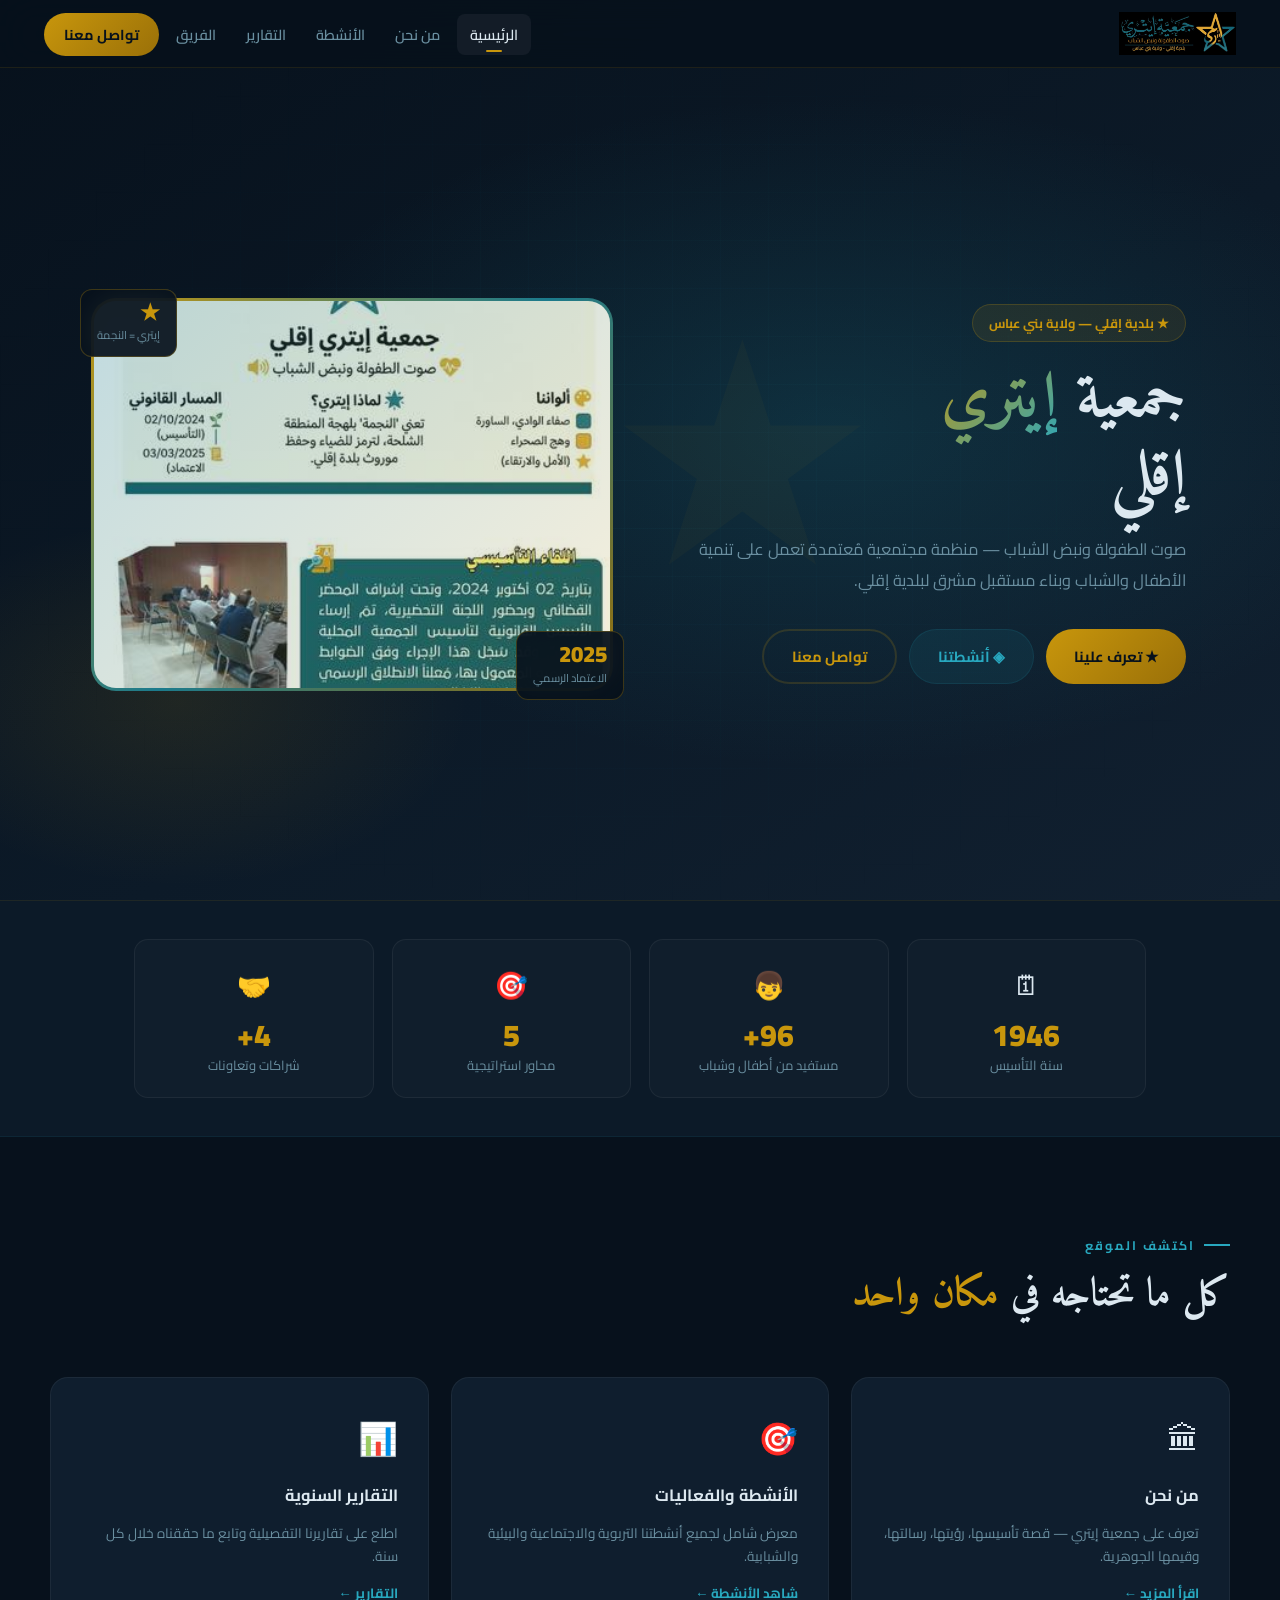
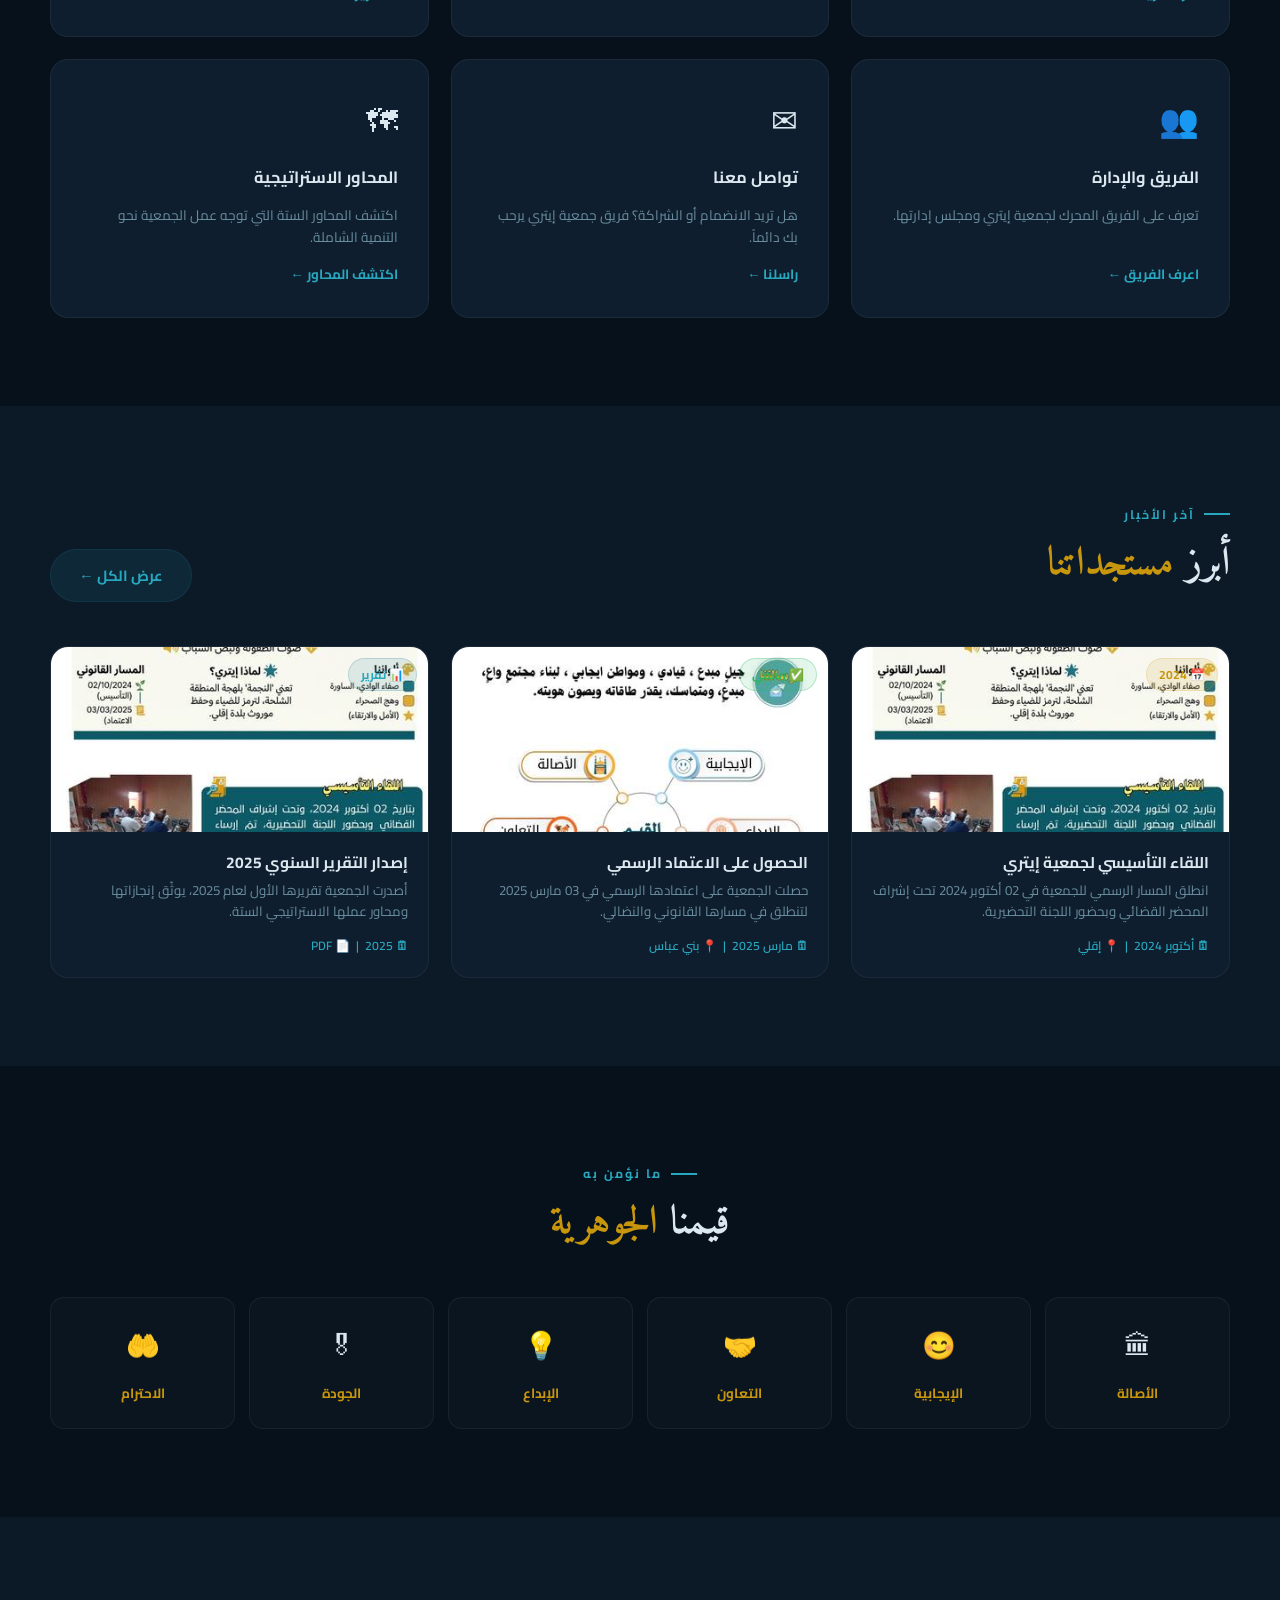
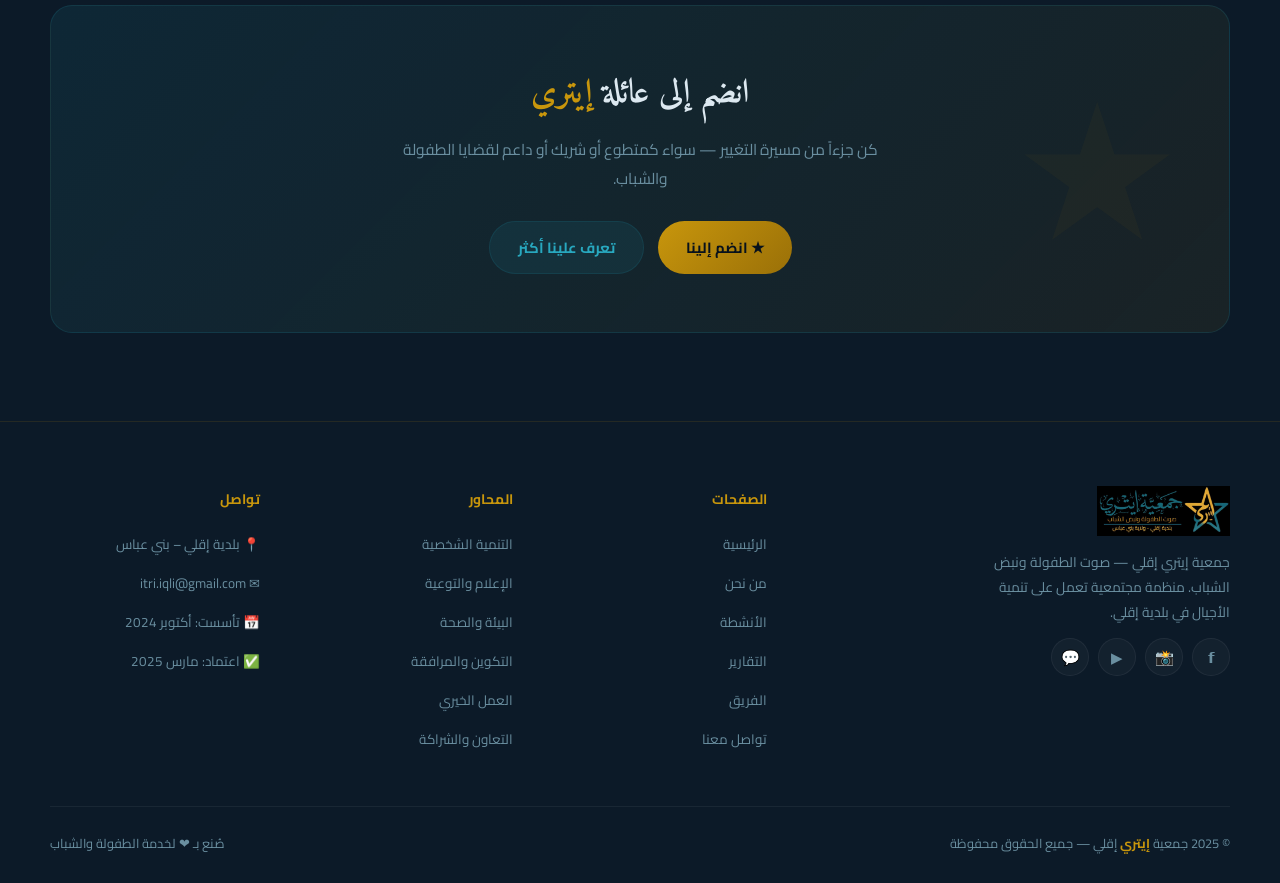
<file: index.html>
<!DOCTYPE html>
<html lang="ar" dir="rtl">
<head>
<meta charset="UTF-8">
<meta name="viewport" content="width=device-width,initial-scale=1">
<title>الرئيسية | جمعية إيتري إقلي</title>
<meta name="description" content="جمعية إيتري إقلي — صوت الطفولة ونبض الشباب، بلدية إقلي ولاية بني عباس">
<link rel="stylesheet" href="assets/css/style.css">
<style>
/* HERO */
.hero{min-height:100vh;display:flex;align-items:center;position:relative;overflow:hidden;}
.h-bg{position:absolute;inset:0;
  background:radial-gradient(ellipse 75% 60% at 65% 48%,rgba(27,122,140,.24) 0%,transparent 62%),
             radial-gradient(ellipse 42% 38% at 14% 78%,rgba(200,150,12,.11) 0%,transparent 54%),
             linear-gradient(148deg,var(--dark) 0%,var(--dark2) 58%,var(--dark3) 100%);}
.star-bg{position:absolute;font-size:310px;color:var(--gold);opacity:.035;
  top:50%;left:58%;transform:translate(-50%,-50%);
  animation:spin 55s linear infinite;pointer-events:none;user-select:none;}
@keyframes spin{to{transform:translate(-50%,-50%) rotate(360deg);}}
.h-inner{position:relative;z-index:2;max-width:1180px;margin:0 auto;
  padding:0 44px;padding-top:88px;
  display:grid;grid-template-columns:1fr 1fr;gap:60px;align-items:center;width:100%;}
.h-badge{display:inline-flex;align-items:center;gap:7px;
  background:rgba(200,150,12,.1);border:1px solid rgba(200,150,12,.22);
  color:var(--gold);padding:6px 16px;border-radius:50px;font-size:.8rem;font-weight:700;
  margin-bottom:20px;animation:fD .7s ease both;}
.h-inner h1{font-family:'Amiri',serif;font-size:clamp(2.4rem,5.5vw,4rem);
  font-weight:700;line-height:1.22;margin-bottom:16px;animation:fD .7s .08s ease both;}
.h-inner h1 span{background:linear-gradient(135deg,var(--gold),var(--teal-l));
  -webkit-background-clip:text;-webkit-text-fill-color:transparent;background-clip:text;}
.h-sub{font-size:1.02rem;color:var(--muted);line-height:1.85;margin-bottom:34px;animation:fD .7s .15s ease both;}
.h-btns{display:flex;gap:12px;flex-wrap:wrap;animation:fD .7s .22s ease both;}
.h-vis{position:relative;animation:fU .9s .3s ease both;}
.h-frame{border-radius:22px;overflow:hidden;aspect-ratio:4/3;position:relative;}
.h-frame img{width:100%;height:100%;object-fit:cover;}
.h-frame::after{content:'';position:absolute;inset:0;background:linear-gradient(135deg,rgba(27,122,140,.28),rgba(200,150,12,.14));}
.h-ring{position:absolute;inset:-3px;border-radius:25px;z-index:-1;
  background:linear-gradient(135deg,var(--gold),var(--teal),var(--gold-d));}
.h-chip{position:absolute;background:rgba(7,17,28,.92);backdrop-filter:blur(14px);
  border:1px solid rgba(200,150,12,.28);border-radius:12px;padding:11px 16px;z-index:10;}
.h-chip.c1{bottom:-12px;right:-14px;}
.h-chip.c2{top:-12px;left:-14px;}
.h-chip .n{font-size:1.4rem;font-weight:900;color:var(--gold);line-height:1;}
.h-chip .l{font-size:.7rem;color:var(--muted);margin-top:1px;}
@keyframes fD{from{opacity:0;transform:translateY(-16px);}to{opacity:1;transform:none;}}
@keyframes fU{from{opacity:0;transform:translateY(24px);}to{opacity:1;transform:none;}}

/* STATS STRIP */
.strip{background:var(--dark2);border-top:1px solid rgba(200,150,12,.1);border-bottom:1px solid rgba(27,122,140,.13);}
.strip-inner{max-width:1100px;margin:0 auto;padding:38px 44px;display:grid;grid-template-columns:repeat(4,1fr);gap:18px;}
.st-card{text-align:center;padding:20px 14px;border-radius:14px;background:rgba(255,255,255,.02);border:1px solid var(--border);transition:all .3s;}
.st-card:hover{background:rgba(27,122,140,.07);border-color:var(--tb);transform:translateY(-3px);}
.st-card .ic{font-size:1.7rem;margin-bottom:9px;}
.st-card .nb{font-size:1.9rem;font-weight:900;color:var(--gold);line-height:1;}
.st-card .lb{font-size:.82rem;color:var(--muted);margin-top:3px;}

/* QUICK TILES */
.tiles{display:grid;grid-template-columns:repeat(3,1fr);gap:22px;margin-top:56px;}
.tile{padding:30px;border-radius:18px;background:var(--card);border:1px solid var(--border);
  transition:all .4s;position:relative;overflow:hidden;display:flex;flex-direction:column;gap:12px;}
.tile::after{content:'';position:absolute;bottom:0;left:0;right:0;height:2px;
  background:linear-gradient(90deg,var(--teal),var(--gold));transform:scaleX(0);transition:.4s;}
.tile:hover::after{transform:scaleX(1);}
.tile:hover{border-color:var(--tb);transform:translateY(-5px);box-shadow:0 18px 48px rgba(0,0,0,.3);}
.tile .ti{font-size:2rem;}
.tile h3{font-size:1.02rem;font-weight:700;}
.tile p{font-size:.85rem;color:var(--muted);line-height:1.68;flex:1;}
.tile .ta{color:var(--teal-l);font-size:.84rem;font-weight:700;display:inline-flex;align-items:center;gap:5px;}

/* NEWS */
.news-g{display:grid;grid-template-columns:repeat(3,1fr);gap:22px;margin-top:44px;}
.nc{border-radius:18px;overflow:hidden;background:var(--card);border:1px solid var(--border);transition:all .35s;}
.nc:hover{transform:translateY(-5px);border-color:var(--tb);box-shadow:0 18px 44px rgba(0,0,0,.3);}
.nc-img{height:185px;overflow:hidden;position:relative;}
.nc-img img{width:100%;height:100%;object-fit:cover;transition:transform .5s;}
.nc:hover .nc-img img{transform:scale(1.06);}
.nc-cat{position:absolute;top:11px;right:11px;}
.nc-body{padding:20px;}
.nc-body h3{font-size:.97rem;font-weight:700;margin-bottom:7px;line-height:1.38;}
.nc-body p{font-size:.83rem;color:var(--muted);line-height:1.6;}
.nc-meta{color:var(--teal-l);font-size:.76rem;font-weight:600;margin-top:11px;display:flex;gap:10px;}

/* VALUES */
.vals{display:grid;grid-template-columns:repeat(6,1fr);gap:14px;margin-top:48px;}
.vv{text-align:center;padding:22px 12px;border-radius:14px;background:rgba(255,255,255,.02);border:1px solid var(--border);transition:all .3s;}
.vv:hover{background:rgba(27,122,140,.08);border-color:var(--tb);transform:translateY(-4px);}
.vv .vi{font-size:1.7rem;margin-bottom:9px;}
.vv h4{font-size:.84rem;font-weight:700;color:var(--gold);}

/* CTA BANNER */
.cta-b{background:linear-gradient(135deg,rgba(27,122,140,.14),rgba(200,150,12,.07));
  border:1px solid rgba(27,122,140,.22);border-radius:22px;padding:58px;text-align:center;position:relative;overflow:hidden;}
.cta-b::before{content:'★';position:absolute;font-size:190px;color:var(--gold);opacity:.04;top:50%;right:4%;transform:translateY(-50%);}
.cta-b h2{font-family:'Amiri',serif;font-size:2.1rem;font-weight:700;margin-bottom:12px;}
.cta-b h2 em{font-style:normal;color:var(--gold);}
.cta-b p{color:var(--muted);font-size:.97rem;margin-bottom:28px;max-width:480px;margin-left:auto;margin-right:auto;}
.cta-btns{display:flex;gap:14px;justify-content:center;flex-wrap:wrap;}

@media(max-width:1024px){.tiles{grid-template-columns:1fr 1fr;}.news-g{grid-template-columns:1fr 1fr;}.vals{grid-template-columns:repeat(3,1fr);}}
@media(max-width:768px){.h-inner{grid-template-columns:1fr;padding:108px 22px 0;gap:36px;}.h-vis{order:-1;}.strip-inner{grid-template-columns:repeat(2,1fr);padding:28px 22px;}.tiles{grid-template-columns:1fr;}.news-g{grid-template-columns:1fr;}.vals{grid-template-columns:repeat(2,1fr);}.cta-b{padding:38px 22px;}.h-chip{display:none;}}
</style>
</head><body><nav class="nav" id="nav">
  <a href="index.html" class="nav-logo"><img src="[data-uri]" alt="إيتري"></a>
  <ul class="nav-menu" id="navMenu"><li><a href="index.html">الرئيسية</a></li>
<li><a href="about.html">من نحن</a></li>
<li><a href="activities.html">الأنشطة</a></li>
<li><a href="reports.html">التقارير</a></li>
<li><a href="team.html">الفريق</a></li>
<li><a href="contact.html" class="nav-cta">تواصل معنا</a></li></ul>
  <button class="burger" id="burger"><span></span><span></span><span></span></button>
</nav>
<section class="hero">
  <div class="h-bg"></div>
  <div class="gp"></div>
  <div class="star-bg">★</div>
  <div class="h-inner">
    <div>
      <div class="h-badge">★ بلدية إقلي — ولاية بني عباس</div>
      <h1>جمعية <span>إيتري</span><br>إقلي</h1>
      <p class="h-sub">صوت الطفولة ونبض الشباب — منظمة مجتمعية مُعتمدة تعمل على تنمية الأطفال والشباب وبناء مستقبل مشرق لبلدية إقلي.</p>
      <div class="h-btns">
        <a href="about.html" class="btn btn-g">★ تعرف علينا</a>
        <a href="activities.html" class="btn btn-t">◈ أنشطتنا</a>
        <a href="contact.html" class="btn btn-o">تواصل معنا</a>
      </div>
    </div>
    <div class="h-vis">
      <div class="h-ring"></div>
      <div class="h-frame"><img src="[data-uri]" alt="أنشطة جمعية إيتري"></div>
      <div class="h-chip c1"><div class="n">2025</div><div class="l">الاعتماد الرسمي</div></div>
      <div class="h-chip c2"><div class="n">★</div><div class="l">إيتري = النجمة</div></div>
    </div>
  </div>
</section>

<div class="strip">
  <div class="strip-inner">
    <div class="st-card r"><div class="ic">🗓</div><div class="nb" data-to="2024" data-sfx="">2024</div><div class="lb">سنة التأسيس</div></div>
    <div class="st-card r delay-1"><div class="ic">👦</div><div class="nb" data-to="100" data-sfx="+">0</div><div class="lb">مستفيد من أطفال وشباب</div></div>
    <div class="st-card r delay-2"><div class="ic">🎯</div><div class="nb" data-to="6" data-sfx="">0</div><div class="lb">محاور استراتيجية</div></div>
    <div class="st-card r delay-3"><div class="ic">🤝</div><div class="nb" data-to="5" data-sfx="+">0</div><div class="lb">شراكات وتعاونات</div></div>
  </div>
</div>

<section class="sec">
  <div class="wrap">
    <div class="r">
      <div class="sl">اكتشف الموقع</div>
      <h2 class="sh">كل ما تحتاجه في <em>مكان واحد</em></h2>
    </div>
    <div class="tiles">
      <a href="about.html" class="tile r"><div class="ti">🏛</div><h3>من نحن</h3><p>تعرف على جمعية إيتري — قصة تأسيسها، رؤيتها، رسالتها، وقيمها الجوهرية.</p><span class="ta">اقرأ المزيد ←</span></a>
      <a href="activities.html" class="tile r delay-1"><div class="ti">🎯</div><h3>الأنشطة والفعاليات</h3><p>معرض شامل لجميع أنشطتنا التربوية والاجتماعية والبيئية والشبابية.</p><span class="ta">شاهد الأنشطة ←</span></a>
      <a href="reports.html" class="tile r delay-2"><div class="ti">📊</div><h3>التقارير السنوية</h3><p>اطلع على تقاريرنا التفصيلية وتابع ما حققناه خلال كل سنة.</p><span class="ta">التقارير ←</span></a>
      <a href="team.html" class="tile r"><div class="ti">👥</div><h3>الفريق والإدارة</h3><p>تعرف على الفريق المحرك لجمعية إيتري ومجلس إدارتها.</p><span class="ta">اعرف الفريق ←</span></a>
      <a href="contact.html" class="tile r delay-1"><div class="ti">✉</div><h3>تواصل معنا</h3><p>هل تريد الانضمام أو الشراكة؟ فريق جمعية إيتري يرحب بك دائماً.</p><span class="ta">راسلنا ←</span></a>
      <a href="about.html#axes" class="tile r delay-2"><div class="ti">🗺</div><h3>المحاور الاستراتيجية</h3><p>اكتشف المحاور الستة التي توجه عمل الجمعية نحو التنمية الشاملة.</p><span class="ta">اكتشف المحاور ←</span></a>
    </div>
  </div>
</section>

<section class="sec sec-alt">
  <div class="wrap">
    <div style="display:flex;justify-content:space-between;align-items:flex-end;margin-bottom:44px;" class="r">
      <div><div class="sl">آخر الأخبار</div><h2 class="sh">أبرز <em>مستجداتنا</em></h2></div>
      <a href="activities.html" class="btn btn-t">عرض الكل ←</a>
    </div>
    <div class="news-g">
      <div class="nc r">
        <div class="nc-img"><img src="[data-uri]" alt="اللقاء التأسيسي"><span class="nc-cat badge bdg">📅 2024</span></div>
        <div class="nc-body"><h3>اللقاء التأسيسي لجمعية إيتري</h3><p>انطلق المسار الرسمي للجمعية في 02 أكتوبر 2024 تحت إشراف المحضر القضائي وبحضور اللجنة التحضيرية.</p><div class="nc-meta">🗓 أكتوبر 2024 &nbsp;|&nbsp; 📍 إقلي</div></div>
      </div>
      <div class="nc r delay-1">
        <div class="nc-img"><img src="[data-uri]" alt="الاعتماد الرسمي"><span class="nc-cat badge bdn">✅ رسمي</span></div>
        <div class="nc-body"><h3>الحصول على الاعتماد الرسمي</h3><p>حصلت الجمعية على اعتمادها الرسمي في 03 مارس 2025 لتنطلق في مسارها القانوني والنضالي.</p><div class="nc-meta">🗓 مارس 2025 &nbsp;|&nbsp; 📍 بني عباس</div></div>
      </div>
      <div class="nc r delay-2">
        <div class="nc-img"><img src="[data-uri]" alt="التقرير السنوي"><span class="nc-cat badge bdt">📊 تقرير</span></div>
        <div class="nc-body"><h3>إصدار التقرير السنوي 2025</h3><p>أصدرت الجمعية تقريرها الأول لعام 2025، يوثّق إنجازاتها ومحاور عملها الاستراتيجي الستة.</p><div class="nc-meta">🗓 2025 &nbsp;|&nbsp; 📄 PDF</div></div>
      </div>
    </div>
  </div>
</section>

<section class="sec">
  <div class="wrap">
    <div class="r" style="text-align:center;"><div class="sl" style="justify-content:center;">ما نؤمن به</div><h2 class="sh" style="text-align:center;">قيمنا <em>الجوهرية</em></h2></div>
    <div class="vals">
      <div class="vv r"><div class="vi">🏛</div><h4>الأصالة</h4></div>
      <div class="vv r delay-1"><div class="vi">😊</div><h4>الإيجابية</h4></div>
      <div class="vv r delay-2"><div class="vi">🤝</div><h4>التعاون</h4></div>
      <div class="vv r"><div class="vi">💡</div><h4>الإبداع</h4></div>
      <div class="vv r delay-1"><div class="vi">🎖</div><h4>الجودة</h4></div>
      <div class="vv r delay-2"><div class="vi">🤲</div><h4>الاحترام</h4></div>
    </div>
  </div>
</section>

<section class="sec sec-alt">
  <div class="wrap">
    <div class="cta-b r">
      <h2>انضم إلى عائلة <em>إيتري</em></h2>
      <p>كن جزءاً من مسيرة التغيير — سواء كمتطوع أو شريك أو داعم لقضايا الطفولة والشباب.</p>
      <div class="cta-btns">
        <a href="contact.html" class="btn btn-g">★ انضم إلينا</a>
        <a href="about.html" class="btn btn-t">تعرف علينا أكثر</a>
      </div>
    </div>
  </div>
</section>
<footer class="foot">
  <div class="foot-g">
    <div class="foot-brand">
      <img src="[data-uri]" alt="إيتري">
      <p>جمعية إيتري إقلي — صوت الطفولة ونبض الشباب. منظمة مجتمعية تعمل على تنمية الأجيال في بلدية إقلي.</p>
      <div class="socs">
        <a href="#" class="soc">𝗳</a>
        <a href="#" class="soc">📸</a>
        <a href="#" class="soc">▶</a>
        <a href="#" class="soc">💬</a>
      </div>
    </div>
    <div class="foot-col"><h5>الصفحات</h5><ul>
      <li><a href="index.html">الرئيسية</a></li>
      <li><a href="about.html">من نحن</a></li>
      <li><a href="activities.html">الأنشطة</a></li>
      <li><a href="reports.html">التقارير</a></li>
      <li><a href="team.html">الفريق</a></li>
      <li><a href="contact.html">تواصل معنا</a></li>
    </ul></div>
    <div class="foot-col"><h5>المحاور</h5><ul>
      <li><a href="about.html#axes">التنمية الشخصية</a></li>
      <li><a href="about.html#axes">الإعلام والتوعية</a></li>
      <li><a href="about.html#axes">البيئة والصحة</a></li>
      <li><a href="about.html#axes">التكوين والمرافقة</a></li>
      <li><a href="about.html#axes">العمل الخيري</a></li>
      <li><a href="about.html#axes">التعاون والشراكة</a></li>
    </ul></div>
    <div class="foot-col"><h5>تواصل</h5><ul>
      <li><a href="#">📍 بلدية إقلي – بني عباس</a></li>
      <li><a href="mailto:itri.iqli@gmail.com">✉ itri.iqli@gmail.com</a></li>
      <li><a href="#">📅 تأسست: أكتوبر 2024</a></li>
      <li><a href="#">✅ اعتماد: مارس 2025</a></li>
    </ul></div>
  </div>
  <div class="foot-bottom">
    <span>© 2025 جمعية <b>إيتري</b> إقلي — جميع الحقوق محفوظة</span>
    <span>صُنع بـ ❤ لخدمة الطفولة والشباب</span>
  </div>
</footer>
<script src="assets/js/app.js"></script></body></html>
</file>
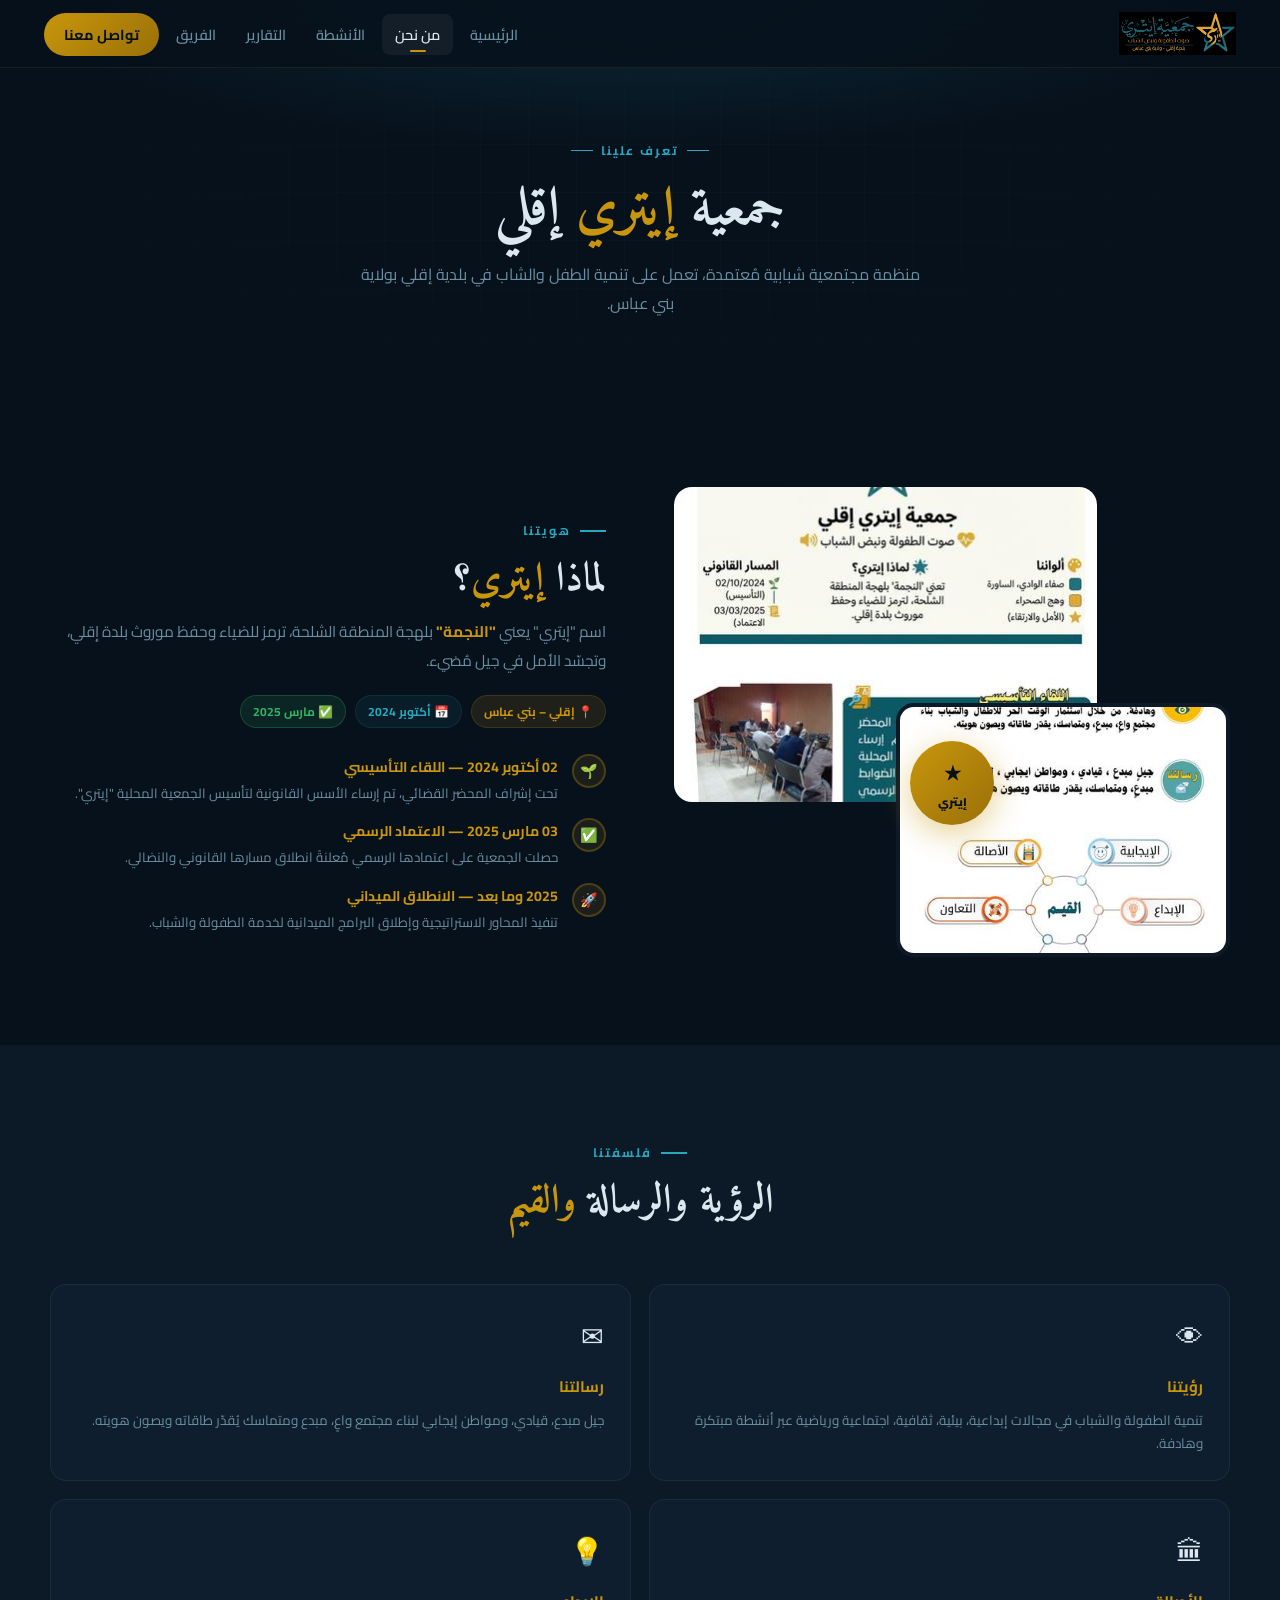
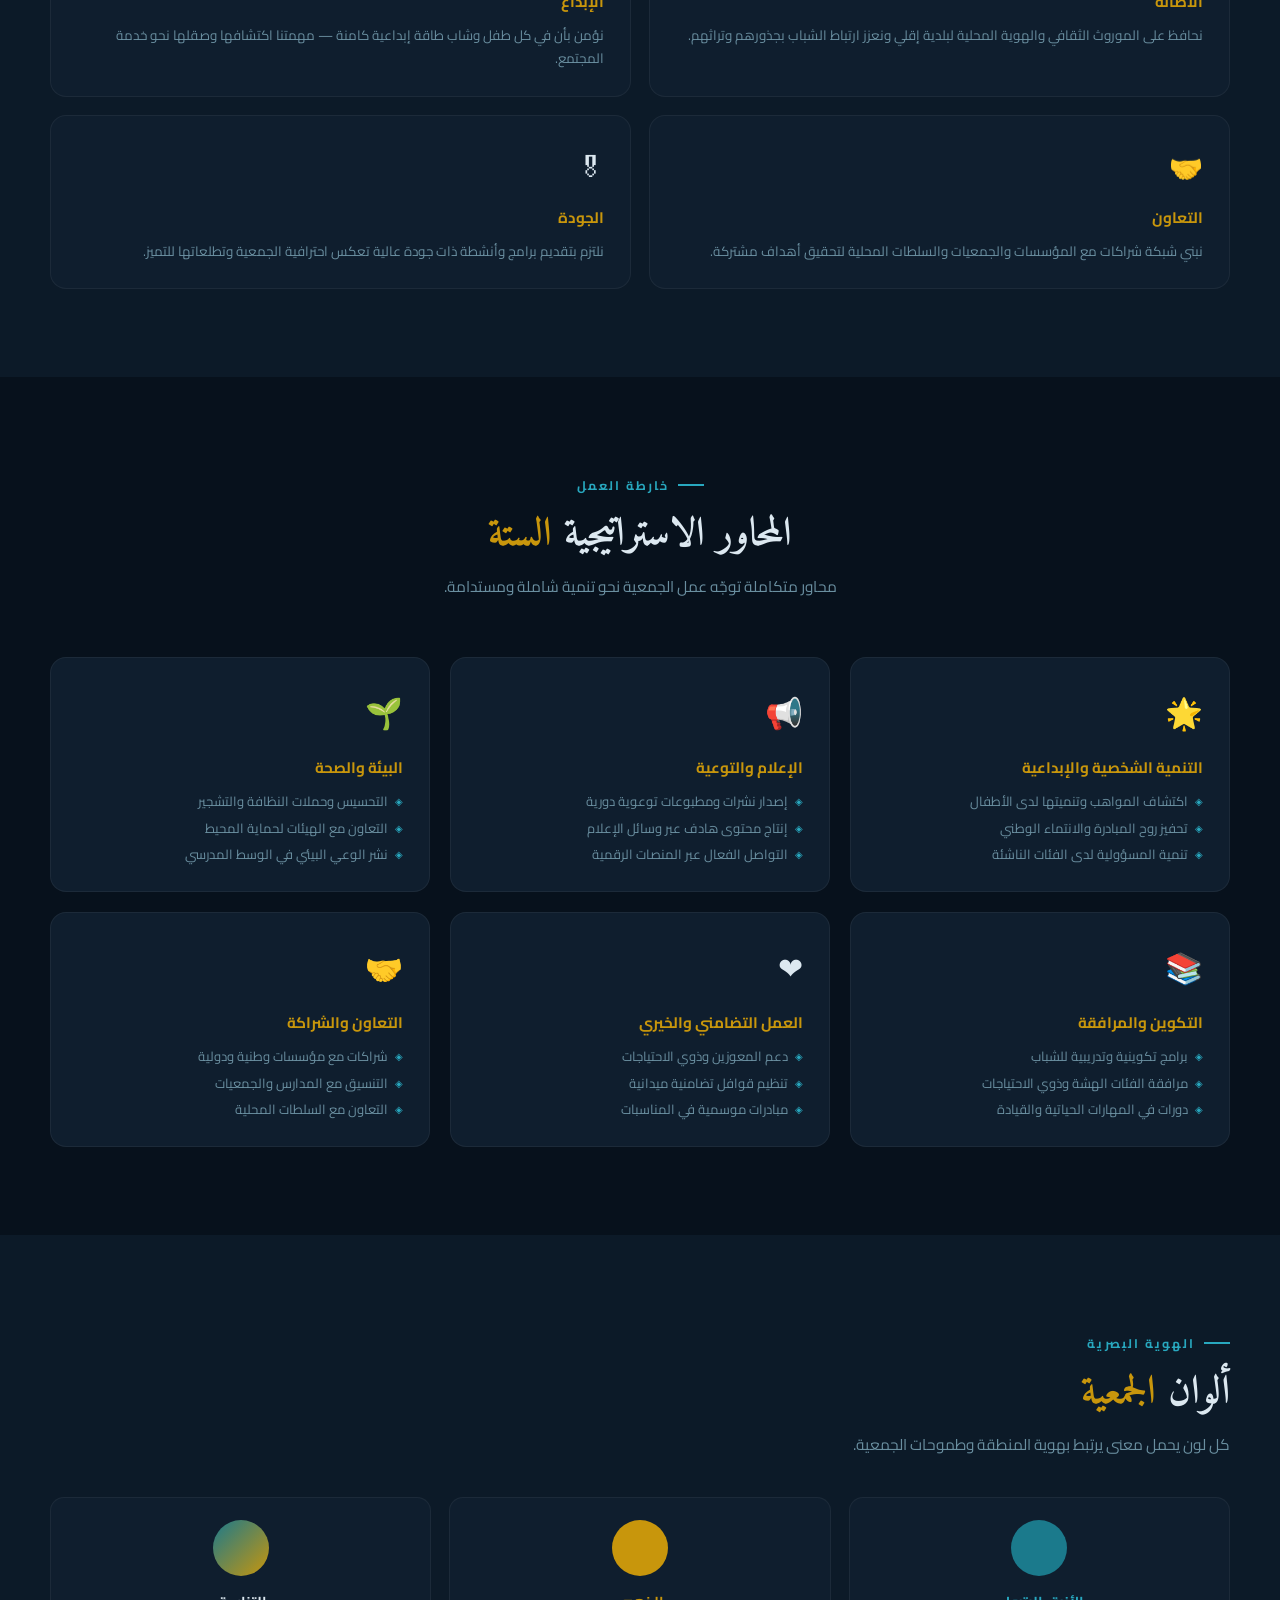
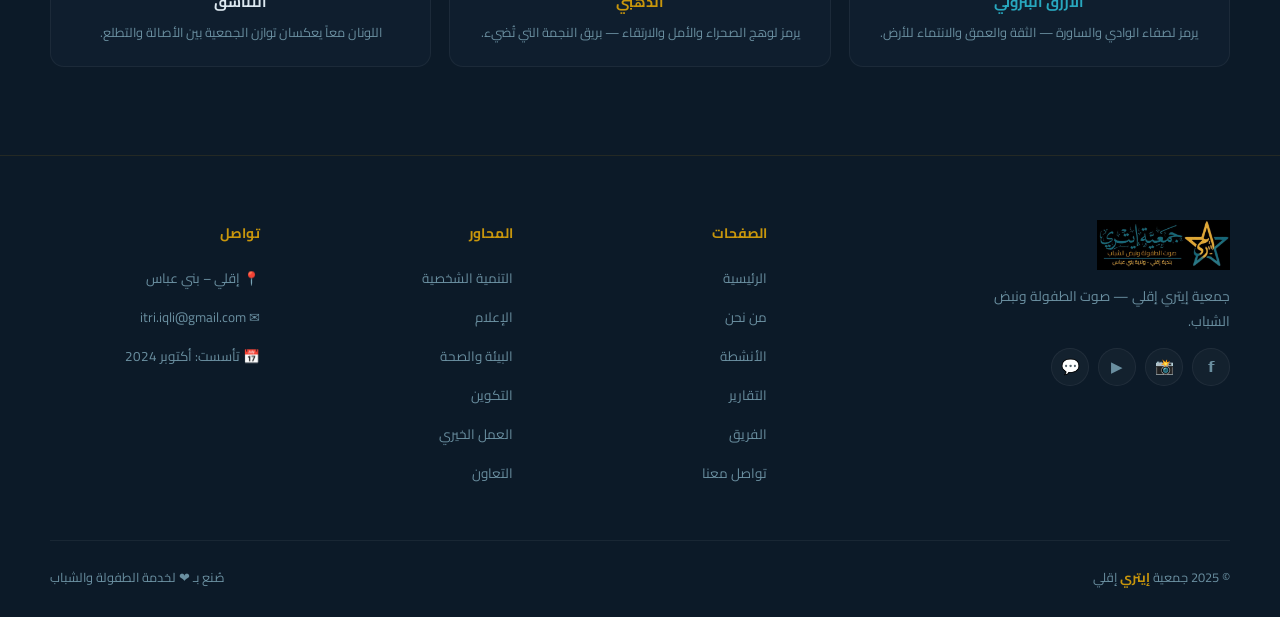
<file: about.html>
<!DOCTYPE html><html lang="ar" dir="rtl"><head><meta charset="UTF-8"><meta name="viewport" content="width=device-width,initial-scale=1"><title>من نحن | جمعية إيتري إقلي</title><link rel="stylesheet" href="assets/css/style.css"><style>
.ab-g{display:grid;grid-template-columns:1fr 1fr;gap:68px;align-items:center;}
.img-st{position:relative;height:470px;}
.im-main{position:absolute;top:0;left:0;width:76%;height:67%;border-radius:18px;overflow:hidden;}
.im-main img{width:100%;height:100%;object-fit:cover;}
.im-sec{position:absolute;bottom:0;right:0;width:60%;height:54%;border-radius:18px;overflow:hidden;border:4px solid var(--dark2);}
.im-sec img{width:100%;height:100%;object-fit:cover;}
.im-badge{position:absolute;bottom:28%;left:50%;transform:translateX(-50%);background:linear-gradient(135deg,var(--gold),var(--gold-d));color:var(--dark);width:84px;height:84px;border-radius:50%;display:flex;flex-direction:column;align-items:center;justify-content:center;font-weight:900;font-size:.7rem;text-align:center;z-index:10;box-shadow:0 8px 32px rgba(200,150,12,.45);}
.im-badge span{font-size:1.2rem;}
.chips{display:flex;gap:9px;flex-wrap:wrap;margin:20px 0;}
.tl{display:flex;flex-direction:column;gap:14px;margin-top:26px;}
.tl-item{display:flex;gap:14px;align-items:flex-start;}
.tl-dot{width:34px;height:34px;border-radius:50%;background:rgba(200,150,12,.1);border:2px solid rgba(200,150,12,.28);display:flex;align-items:center;justify-content:center;font-size:.88rem;flex-shrink:0;}
.tl-item h4{font-size:.88rem;font-weight:700;color:var(--gold);margin-bottom:3px;}
.tl-item p{font-size:.83rem;color:var(--muted);line-height:1.6;}
.vmv{display:grid;grid-template-columns:1fr 1fr;gap:18px;margin-top:56px;}
.vc{padding:26px;border-radius:16px;background:var(--card);border:1px solid var(--border);transition:all .3s;}
.vc:hover{border-color:var(--tb);transform:translateY(-4px);}
.vc .ic{font-size:1.7rem;margin-bottom:10px;}
.vc h3{color:var(--gold);font-size:.95rem;font-weight:700;margin-bottom:8px;}
.vc p{color:var(--muted);font-size:.84rem;line-height:1.68;}
.axes-g{display:grid;grid-template-columns:repeat(3,1fr);gap:20px;margin-top:56px;}
.ax{padding:26px;border-radius:16px;background:var(--card);border:1px solid var(--border);transition:all .4s;position:relative;overflow:hidden;}
.ax::after{content:'';position:absolute;top:0;right:0;width:3px;height:0;background:linear-gradient(180deg,var(--gold),var(--teal));transition:.4s;border-radius:0 16px 0 0;}
.ax:hover::after{height:100%;}
.ax:hover{border-color:var(--tb);transform:translateY(-5px);box-shadow:0 16px 46px rgba(0,0,0,.28);}
.ax-ic{font-size:1.9rem;margin-bottom:12px;}
.ax h3{color:var(--gold);font-size:.95rem;font-weight:700;margin-bottom:10px;}
.ax ul{list-style:none;display:flex;flex-direction:column;gap:7px;}
.ax ul li{color:var(--muted);font-size:.82rem;line-height:1.5;display:flex;align-items:flex-start;gap:7px;}
.ax ul li::before{content:'◈';color:var(--teal-l);font-size:.62rem;margin-top:3px;flex-shrink:0;}
.cols-wrap{display:grid;grid-template-columns:repeat(3,1fr);gap:18px;margin-top:38px;}
.col-card{padding:22px;border-radius:14px;background:var(--card);border:1px solid var(--border);text-align:center;}
.csw{width:56px;height:56px;border-radius:50%;margin:0 auto 12px;}
.col-card h4{font-size:.9rem;font-weight:700;margin-bottom:5px;}
.col-card p{font-size:.8rem;color:var(--muted);}
@media(max-width:1024px){.axes-g{grid-template-columns:1fr 1fr;}}
@media(max-width:768px){.ab-g{grid-template-columns:1fr;}.img-st{height:300px;}.vmv{grid-template-columns:1fr;}.axes-g{grid-template-columns:1fr;}.cols-wrap{grid-template-columns:1fr 1fr;}}
</style></head><body><nav class="nav" id="nav"><a href="index.html" class="nav-logo"><img src="[data-uri]" alt="إيتري"></a><ul class="nav-menu" id="navMenu"><li><a href="index.html">الرئيسية</a></li><li><a href="about.html">من نحن</a></li><li><a href="activities.html">الأنشطة</a></li><li><a href="reports.html">التقارير</a></li><li><a href="team.html">الفريق</a></li><li><a href="contact.html" class="nav-cta">تواصل معنا</a></li></ul><button class="burger" id="burger"><span></span><span></span><span></span></button></nav>
<div class="ph"><div class="gp"></div><div class="ph-label">تعرف علينا</div><h1>جمعية <em>إيتري</em> إقلي</h1><p>منظمة مجتمعية شبابية مُعتمدة، تعمل على تنمية الطفل والشاب في بلدية إقلي بولاية بني عباس.</p></div>

<section class="sec"><div class="wrap"><div class="ab-g">
  <div class="img-st r">
    <div class="im-main"><img src="[data-uri]" alt="جمعية إيتري"></div>
    <div class="im-sec"><img src="[data-uri]" alt="فعاليات الجمعية"></div>
    <div class="im-badge"><span>★</span>إيتري</div>
  </div>
  <div class="r">
    <div class="sl">هويتنا</div>
    <h2 class="sh">لماذا <em>إيتري</em>؟</h2>
    <p class="sd">اسم "إيتري" يعني <strong style="color:var(--gold)">"النجمة"</strong> بلهجة المنطقة الشلحة، ترمز للضياء وحفظ موروث بلدة إقلي، وتجسّد الأمل في جيل مُضيء.</p>
    <div class="chips">
      <span class="badge bdg">📍 إقلي – بني عباس</span>
      <span class="badge bdt">📅 أكتوبر 2024</span>
      <span class="badge bdn">✅ مارس 2025</span>
    </div>
    <div class="tl">
      <div class="tl-item"><div class="tl-dot">🌱</div><div><h4>02 أكتوبر 2024 — اللقاء التأسيسي</h4><p>تحت إشراف المحضر القضائي، تم إرساء الأسس القانونية لتأسيس الجمعية المحلية "إيتري".</p></div></div>
      <div class="tl-item"><div class="tl-dot">✅</div><div><h4>03 مارس 2025 — الاعتماد الرسمي</h4><p>حصلت الجمعية على اعتمادها الرسمي مُعلنةً انطلاق مسارها القانوني والنضالي.</p></div></div>
      <div class="tl-item"><div class="tl-dot">🚀</div><div><h4>2025 وما بعد — الانطلاق الميداني</h4><p>تنفيذ المحاور الاستراتيجية وإطلاق البرامج الميدانية لخدمة الطفولة والشباب.</p></div></div>
    </div>
  </div>
</div></div></section>

<section class="sec sec-alt"><div class="wrap">
  <div class="r" style="text-align:center;"><div class="sl" style="justify-content:center;">فلسفتنا</div><h2 class="sh" style="text-align:center;">الرؤية والرسالة <em>والقيم</em></h2></div>
  <div class="vmv">
    <div class="vc r"><div class="ic">👁</div><h3>رؤيتنا</h3><p>تنمية الطفولة والشباب في مجالات إبداعية، بيئية، ثقافية، اجتماعية ورياضية عبر أنشطة مبتكرة وهادفة.</p></div>
    <div class="vc r delay-1"><div class="ic">✉</div><h3>رسالتنا</h3><p>جيل مبدع، قيادي، ومواطن إيجابي لبناء مجتمع واعٍ، مبدع ومتماسك يُقدّر طاقاته ويصون هويته.</p></div>
    <div class="vc r"><div class="ic">🏛</div><h3>الأصالة</h3><p>نحافظ على الموروث الثقافي والهوية المحلية لبلدية إقلي ونعزز ارتباط الشباب بجذورهم وتراثهم.</p></div>
    <div class="vc r delay-1"><div class="ic">💡</div><h3>الإبداع</h3><p>نؤمن بأن في كل طفل وشاب طاقة إبداعية كامنة — مهمتنا اكتشافها وصقلها نحو خدمة المجتمع.</p></div>
    <div class="vc r"><div class="ic">🤝</div><h3>التعاون</h3><p>نبني شبكة شراكات مع المؤسسات والجمعيات والسلطات المحلية لتحقيق أهداف مشتركة.</p></div>
    <div class="vc r delay-1"><div class="ic">🎖</div><h3>الجودة</h3><p>نلتزم بتقديم برامج وأنشطة ذات جودة عالية تعكس احترافية الجمعية وتطلعاتها للتميز.</p></div>
  </div>
</div></section>

<section class="sec" id="axes"><div class="wrap">
  <div class="r" style="text-align:center;"><div class="sl" style="justify-content:center;">خارطة العمل</div><h2 class="sh" style="text-align:center;">المحاور الاستراتيجية <em>الستة</em></h2><p class="sd" style="margin:0 auto;">محاور متكاملة توجّه عمل الجمعية نحو تنمية شاملة ومستدامة.</p></div>
  <div class="axes-g">
    <div class="ax r"><div class="ax-ic">🌟</div><h3>التنمية الشخصية والإبداعية</h3><ul><li>اكتشاف المواهب وتنميتها لدى الأطفال</li><li>تحفيز روح المبادرة والانتماء الوطني</li><li>تنمية المسؤولية لدى الفئات الناشئة</li></ul></div>
    <div class="ax r delay-1"><div class="ax-ic">📢</div><h3>الإعلام والتوعية</h3><ul><li>إصدار نشرات ومطبوعات توعوية دورية</li><li>إنتاج محتوى هادف عبر وسائل الإعلام</li><li>التواصل الفعال عبر المنصات الرقمية</li></ul></div>
    <div class="ax r delay-2"><div class="ax-ic">🌱</div><h3>البيئة والصحة</h3><ul><li>التحسيس وحملات النظافة والتشجير</li><li>التعاون مع الهيئات لحماية المحيط</li><li>نشر الوعي البيئي في الوسط المدرسي</li></ul></div>
    <div class="ax r"><div class="ax-ic">📚</div><h3>التكوين والمرافقة</h3><ul><li>برامج تكوينية وتدريبية للشباب</li><li>مرافقة الفئات الهشة وذوي الاحتياجات</li><li>دورات في المهارات الحياتية والقيادة</li></ul></div>
    <div class="ax r delay-1"><div class="ax-ic">❤</div><h3>العمل التضامني والخيري</h3><ul><li>دعم المعوزين وذوي الاحتياجات</li><li>تنظيم قوافل تضامنية ميدانية</li><li>مبادرات موسمية في المناسبات</li></ul></div>
    <div class="ax r delay-2"><div class="ax-ic">🤝</div><h3>التعاون والشراكة</h3><ul><li>شراكات مع مؤسسات وطنية ودولية</li><li>التنسيق مع المدارس والجمعيات</li><li>التعاون مع السلطات المحلية</li></ul></div>
  </div>
</div></section>

<section class="sec sec-alt"><div class="wrap">
  <div class="r"><div class="sl">الهوية البصرية</div><h2 class="sh">ألوان <em>الجمعية</em></h2><p class="sd">كل لون يحمل معنى يرتبط بهوية المنطقة وطموحات الجمعية.</p></div>
  <div class="cols-wrap">
    <div class="col-card r"><div class="csw" style="background:#1B7A8C;"></div><h4 style="color:#28A8BF;">الأزرق البترولي</h4><p>يرمز لصفاء الوادي والساورة — الثقة والعمق والانتماء للأرض.</p></div>
    <div class="col-card r delay-1"><div class="csw" style="background:#C8960C;"></div><h4 style="color:#C8960C;">الذهبي</h4><p>يرمز لوهج الصحراء والأمل والارتقاء — بريق النجمة التي تُضيء.</p></div>
    <div class="col-card r delay-2"><div class="csw" style="background:linear-gradient(135deg,#1B7A8C,#C8960C);"></div><h4>التناسق</h4><p>اللونان معاً يعكسان توازن الجمعية بين الأصالة والتطلع.</p></div>
  </div>
</div></section>
<footer class="foot"><div class="foot-g"><div class="foot-brand"><img src="[data-uri]" alt="إيتري"><p>جمعية إيتري إقلي — صوت الطفولة ونبض الشباب.</p><div class="socs"><a href="#" class="soc">𝗳</a><a href="#" class="soc">📸</a><a href="#" class="soc">▶</a><a href="#" class="soc">💬</a></div></div><div class="foot-col"><h5>الصفحات</h5><ul><li><a href="index.html">الرئيسية</a></li><li><a href="about.html">من نحن</a></li><li><a href="activities.html">الأنشطة</a></li><li><a href="reports.html">التقارير</a></li><li><a href="team.html">الفريق</a></li><li><a href="contact.html">تواصل معنا</a></li></ul></div><div class="foot-col"><h5>المحاور</h5><ul><li><a href="about.html#axes">التنمية الشخصية</a></li><li><a href="about.html#axes">الإعلام</a></li><li><a href="about.html#axes">البيئة والصحة</a></li><li><a href="about.html#axes">التكوين</a></li><li><a href="about.html#axes">العمل الخيري</a></li><li><a href="about.html#axes">التعاون</a></li></ul></div><div class="foot-col"><h5>تواصل</h5><ul><li><a href="#">📍 إقلي – بني عباس</a></li><li><a href="mailto:itri.iqli@gmail.com">✉ itri.iqli@gmail.com</a></li><li><a href="#">📅 تأسست: أكتوبر 2024</a></li></ul></div></div><div class="foot-bottom"><span>© 2025 جمعية <b>إيتري</b> إقلي</span><span>صُنع بـ ❤ لخدمة الطفولة والشباب</span></div></footer><script src="assets/js/app.js"></script></body></html>
</file>
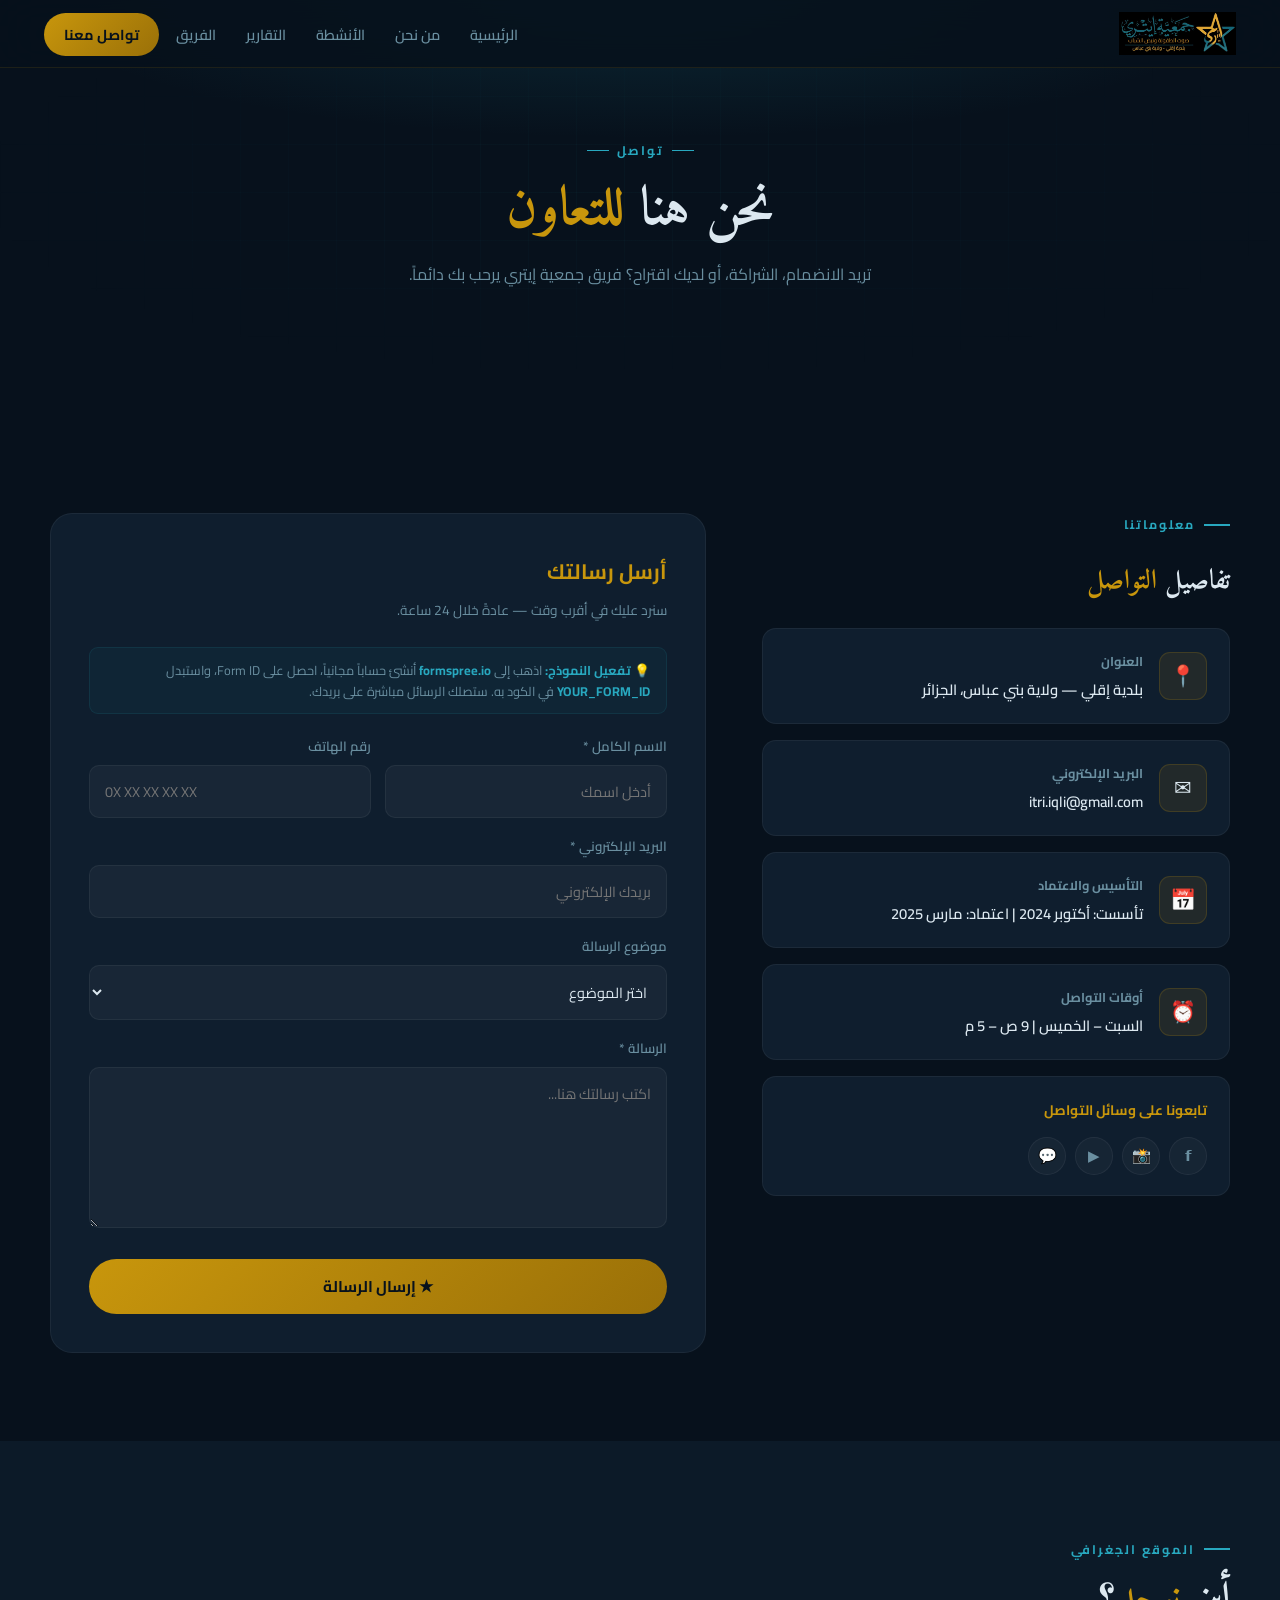
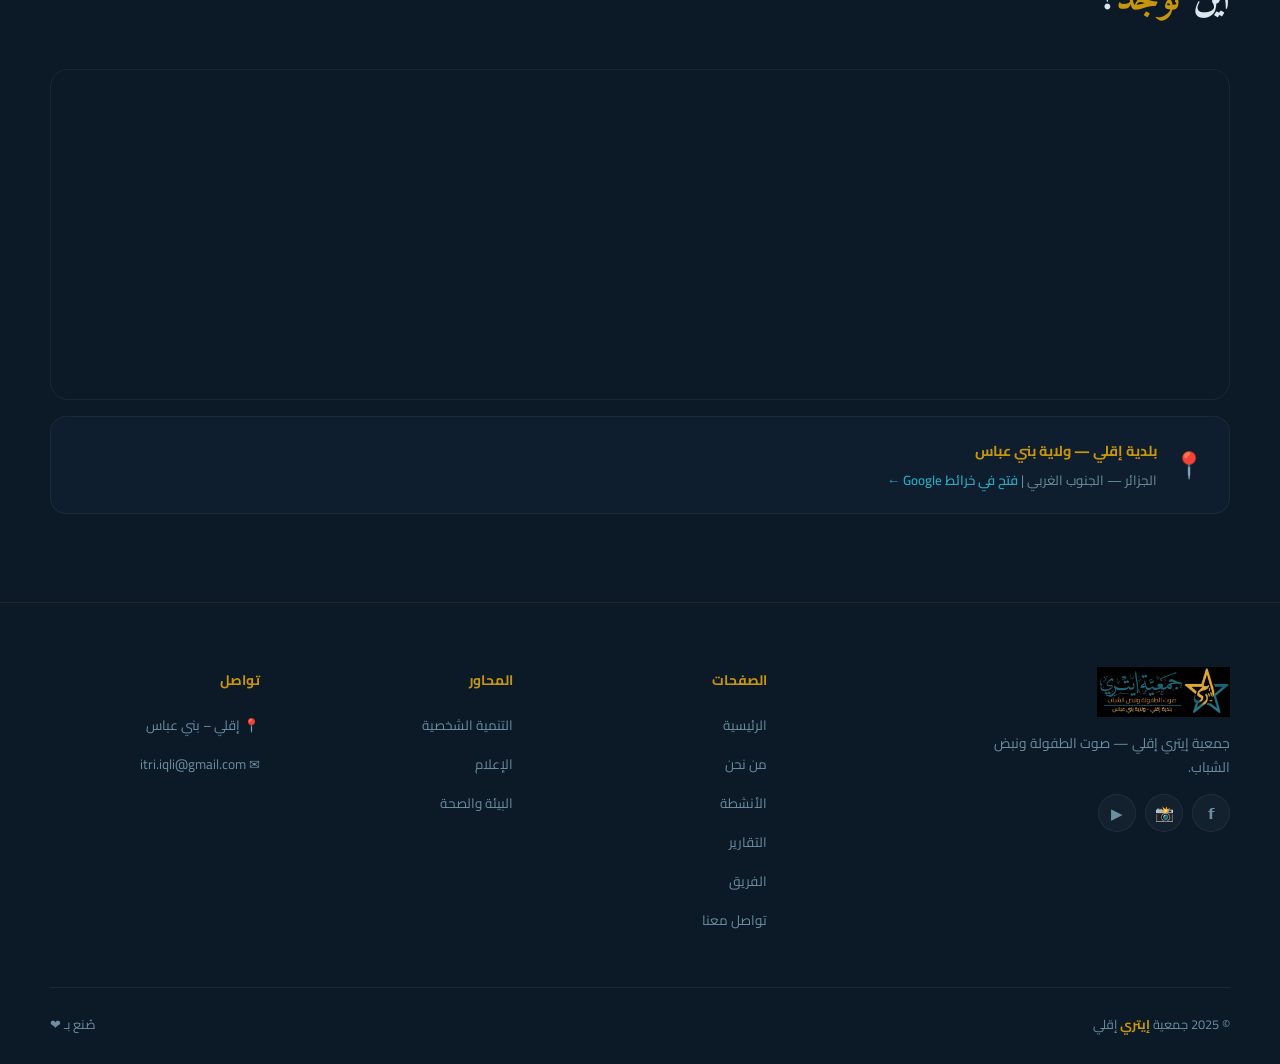
<file: contact.html>
<!DOCTYPE html><html lang="ar" dir="rtl"><head><meta charset="UTF-8"><meta name="viewport" content="width=device-width,initial-scale=1"><title>تواصل معنا | جمعية إيتري إقلي</title><link rel="stylesheet" href="assets/css/style.css"><style>
.cl{display:grid;grid-template-columns:1fr 1.4fr;gap:56px;margin-top:56px;}
.ci{display:flex;flex-direction:column;gap:16px;}
.ci-c{background:var(--card);border:1px solid var(--border);border-radius:14px;padding:20px 22px;display:flex;align-items:center;gap:16px;transition:all .3s;}
.ci-c:hover{border-color:rgba(200,150,12,.28);transform:translateX(-3px);}
.ci-ico{width:48px;height:48px;border-radius:11px;background:rgba(200,150,12,.1);border:1px solid rgba(200,150,12,.18);display:flex;align-items:center;justify-content:center;font-size:1.3rem;flex-shrink:0;}
.ci-t h4{font-size:.8rem;color:var(--muted);margin-bottom:3px;}
.ci-t p,.ci-t a{font-size:.92rem;font-weight:600;color:var(--text);}
.soc-wrap{background:var(--card);border:1px solid var(--border);border-radius:14px;padding:20px 22px;}
.soc-wrap h4{font-size:.86rem;color:var(--gold);font-weight:700;margin-bottom:12px;}
.cf-wrap{background:var(--card);border:1px solid var(--border);border-radius:22px;padding:38px;}
.cf-wrap h3{font-size:1.3rem;font-weight:700;color:var(--gold);margin-bottom:6px;}
.cf-wrap .sub{color:var(--muted);font-size:.86rem;margin-bottom:24px;}
.fs-note{background:rgba(27,122,140,.08);border:1px solid rgba(27,122,140,.18);border-radius:9px;padding:12px 16px;font-size:.8rem;color:var(--muted);margin-bottom:20px;line-height:1.6;}
.fs-note b{color:var(--teal-l);}
.fr{display:grid;grid-template-columns:1fr 1fr;gap:14px;}
.fg{margin-bottom:16px;}
.fg label{display:block;margin-bottom:6px;font-size:.83rem;color:var(--muted);font-weight:600;}
.fg input,.fg textarea,.fg select{width:100%;background:rgba(255,255,255,.04);border:1px solid var(--border);border-radius:10px;padding:12px 15px;color:var(--text);font-family:'Cairo',sans-serif;font-size:.9rem;transition:all .3s;outline:none;resize:vertical;}
.fg input:focus,.fg textarea:focus,.fg select:focus{border-color:var(--teal-l);background:rgba(27,122,140,.06);box-shadow:0 0 0 3px rgba(27,122,140,.1);}
.fg select option{background:var(--dark2);}
.sub-btn{width:100%;padding:13px;background:linear-gradient(135deg,var(--gold),var(--gold-d));color:var(--dark);border:none;border-radius:50px;font-family:'Cairo',sans-serif;font-size:.97rem;font-weight:700;cursor:pointer;transition:all .3s;margin-top:6px;}
.sub-btn:hover{transform:translateY(-2px);box-shadow:0 11px 32px rgba(200,150,12,.38);}
.sub-btn:disabled{opacity:.6;cursor:not-allowed;transform:none;}
#cfOk{display:none;background:rgba(46,180,100,.12);border:1px solid rgba(46,180,100,.28);border-radius:10px;padding:16px;text-align:center;color:#2EB464;margin-top:14px;font-weight:600;}
#cfErr{display:none;background:rgba(220,50,50,.12);border:1px solid rgba(220,50,50,.28);border-radius:10px;padding:16px;text-align:center;color:#E06060;margin-top:14px;}
/* MAP */
.map-wrap{border-radius:18px;overflow:hidden;border:1px solid var(--border);margin-top:44px;}
.map-wrap iframe{width:100%;height:320px;border:none;filter:invert(90%) hue-rotate(180deg);opacity:.85;}
.map-note{background:var(--card);border:1px solid var(--border);border-radius:16px;padding:20px 24px;margin-top:16px;display:flex;align-items:center;gap:16px;}
.map-note .mn-ic{font-size:1.6rem;}
.map-note h4{font-size:.9rem;font-weight:700;color:var(--gold);margin-bottom:4px;}
.map-note p{font-size:.83rem;color:var(--muted);}
@media(max-width:1024px){.cl{grid-template-columns:1fr;}}
@media(max-width:768px){.fr{grid-template-columns:1fr;}.cf-wrap{padding:26px 20px;}}
</style></head><body><nav class="nav" id="nav"><a href="index.html" class="nav-logo"><img src="[data-uri]" alt="إيتري"></a><ul class="nav-menu" id="navMenu"><li><a href="index.html">الرئيسية</a></li><li><a href="about.html">من نحن</a></li><li><a href="activities.html">الأنشطة</a></li><li><a href="reports.html">التقارير</a></li><li><a href="team.html">الفريق</a></li><li><a href="contact.html" class="nav-cta">تواصل معنا</a></li></ul><button class="burger" id="burger"><span></span><span></span><span></span></button></nav>
<div class="ph"><div class="gp"></div><div class="ph-label">تواصل</div><h1>نحن هنا <em>للتعاون</em></h1><p>تريد الانضمام، الشراكة، أو لديك اقتراح؟ فريق جمعية إيتري يرحب بك دائماً.</p></div>

<section class="sec"><div class="wrap"><div class="cl">
  <div class="ci r">
    <div class="sl">معلوماتنا</div>
    <h2 class="sh" style="font-size:1.7rem;">تفاصيل <em>التواصل</em></h2>
    <div class="ci-c"><div class="ci-ico">📍</div><div class="ci-t"><h4>العنوان</h4><p>بلدية إقلي — ولاية بني عباس، الجزائر</p></div></div>
    <div class="ci-c"><div class="ci-ico">✉</div><div class="ci-t"><h4>البريد الإلكتروني</h4><p><a href="mailto:itri.iqli@gmail.com">itri.iqli@gmail.com</a></p></div></div>
    <div class="ci-c"><div class="ci-ico">📅</div><div class="ci-t"><h4>التأسيس والاعتماد</h4><p>تأسست: أكتوبر 2024 | اعتماد: مارس 2025</p></div></div>
    <div class="ci-c"><div class="ci-ico">⏰</div><div class="ci-t"><h4>أوقات التواصل</h4><p>السبت – الخميس | 9 ص – 5 م</p></div></div>
    <div class="soc-wrap">
      <h4>تابعونا على وسائل التواصل</h4>
      <div class="socs">
        <a href="#" class="soc" title="Facebook">𝗳</a>
        <a href="#" class="soc" title="Instagram">📸</a>
        <a href="#" class="soc" title="YouTube">▶</a>
        <a href="#" class="soc" title="WhatsApp">💬</a>
      </div>
    </div>
  </div>

  <div class="cf-wrap r">
    <h3>أرسل رسالتك</h3>
    <p class="sub">سنرد عليك في أقرب وقت — عادةً خلال 24 ساعة.</p>
    <div class="fs-note">
      💡 <b>تفعيل النموذج:</b> اذهب إلى <b>formspree.io</b> أنشئ حساباً مجانياً، احصل على Form ID، واستبدل <b>YOUR_FORM_ID</b> في الكود به. ستصلك الرسائل مباشرة على بريدك.
    </div>
    <form id="cf" action="https://formspree.io/f/YOUR_FORM_ID" method="POST">
      <input type="hidden" name="_language" value="ar">
      <input type="hidden" name="_subject" value="رسالة جديدة من موقع جمعية إيتري">
      <div class="fr">
        <div class="fg"><label>الاسم الكامل *</label><input type="text" name="name" placeholder="أدخل اسمك" required></div>
        <div class="fg"><label>رقم الهاتف</label><input type="tel" name="phone" placeholder="0X XX XX XX XX"></div>
      </div>
      <div class="fg"><label>البريد الإلكتروني *</label><input type="email" name="email" placeholder="بريدك الإلكتروني" required></div>
      <div class="fg"><label>موضوع الرسالة</label>
        <select name="subject">
          <option value="">اختر الموضوع</option>
          <option value="volunteer">التطوع في الجمعية</option>
          <option value="partnership">شراكة أو تعاون</option>
          <option value="activity">استفسار عن نشاط</option>
          <option value="media">وسائل الإعلام</option>
          <option value="donation">دعم أو تبرع</option>
          <option value="other">أخرى</option>
        </select>
      </div>
      <div class="fg"><label>الرسالة *</label><textarea name="message" rows="5" placeholder="اكتب رسالتك هنا..." required></textarea></div>
      <button type="submit" class="sub-btn" id="sb">★ إرسال الرسالة</button>
    </form>
    <div id="cfOk">✅ شكراً! تم إرسال رسالتك بنجاح. سنتواصل معك قريباً.</div>
    <div id="cfErr">❌ حدث خطأ في الإرسال. تحقق من تفعيل Formspree أو حاول مرة أخرى.</div>
  </div>
</div></div></section>

<section class="sec sec-alt"><div class="wrap">
  <div class="r"><div class="sl">الموقع الجغرافي</div><h2 class="sh">أين <em>نوجد</em>؟</h2></div>
  <div class="map-wrap r">
    <iframe
      src="https://www.google.com/maps/embed?pb=!1m18!1m12!1m3!1d13756.9!2d-2.0!3d29.9!2m3!1f0!2f0!3f0!3m2!1i1024!2i768!4f13.1!3m3!1m2!1s0x0%3A0x0!2zMjnCsDU0JzAwLjAiTiAywrAwMCcwMC4wIlc!5e0!3m2!1sar!2sdz!4v1234567890"
      allowfullscreen="" loading="lazy" referrerpolicy="no-referrer-when-downgrade"
      title="خريطة موقع جمعية إيتري"></iframe>
  </div>
  <div class="map-note r">
    <div class="mn-ic">📍</div>
    <div>
      <h4>بلدية إقلي — ولاية بني عباس</h4>
      <p>الجزائر — الجنوب الغربي | <a href="https://maps.google.com/?q=Igli,Beni+Abbes,Algeria" target="_blank" style="color:var(--teal-l);font-weight:600;">فتح في خرائط Google ←</a></p>
    </div>
  </div>
</div></section>
<footer class="foot"><div class="foot-g"><div class="foot-brand"><img src="[data-uri]" alt="إيتري"><p>جمعية إيتري إقلي — صوت الطفولة ونبض الشباب.</p><div class="socs"><a href="#" class="soc">𝗳</a><a href="#" class="soc">📸</a><a href="#" class="soc">▶</a></div></div><div class="foot-col"><h5>الصفحات</h5><ul><li><a href="index.html">الرئيسية</a></li><li><a href="about.html">من نحن</a></li><li><a href="activities.html">الأنشطة</a></li><li><a href="reports.html">التقارير</a></li><li><a href="team.html">الفريق</a></li><li><a href="contact.html">تواصل معنا</a></li></ul></div><div class="foot-col"><h5>المحاور</h5><ul><li><a href="about.html#axes">التنمية الشخصية</a></li><li><a href="about.html#axes">الإعلام</a></li><li><a href="about.html#axes">البيئة والصحة</a></li></ul></div><div class="foot-col"><h5>تواصل</h5><ul><li><a href="#">📍 إقلي – بني عباس</a></li><li><a href="mailto:itri.iqli@gmail.com">✉ itri.iqli@gmail.com</a></li></ul></div></div><div class="foot-bottom"><span>© 2025 جمعية <b>إيتري</b> إقلي</span><span>صُنع بـ ❤</span></div></footer><script src="assets/js/app.js"></script></body></html>
</file>
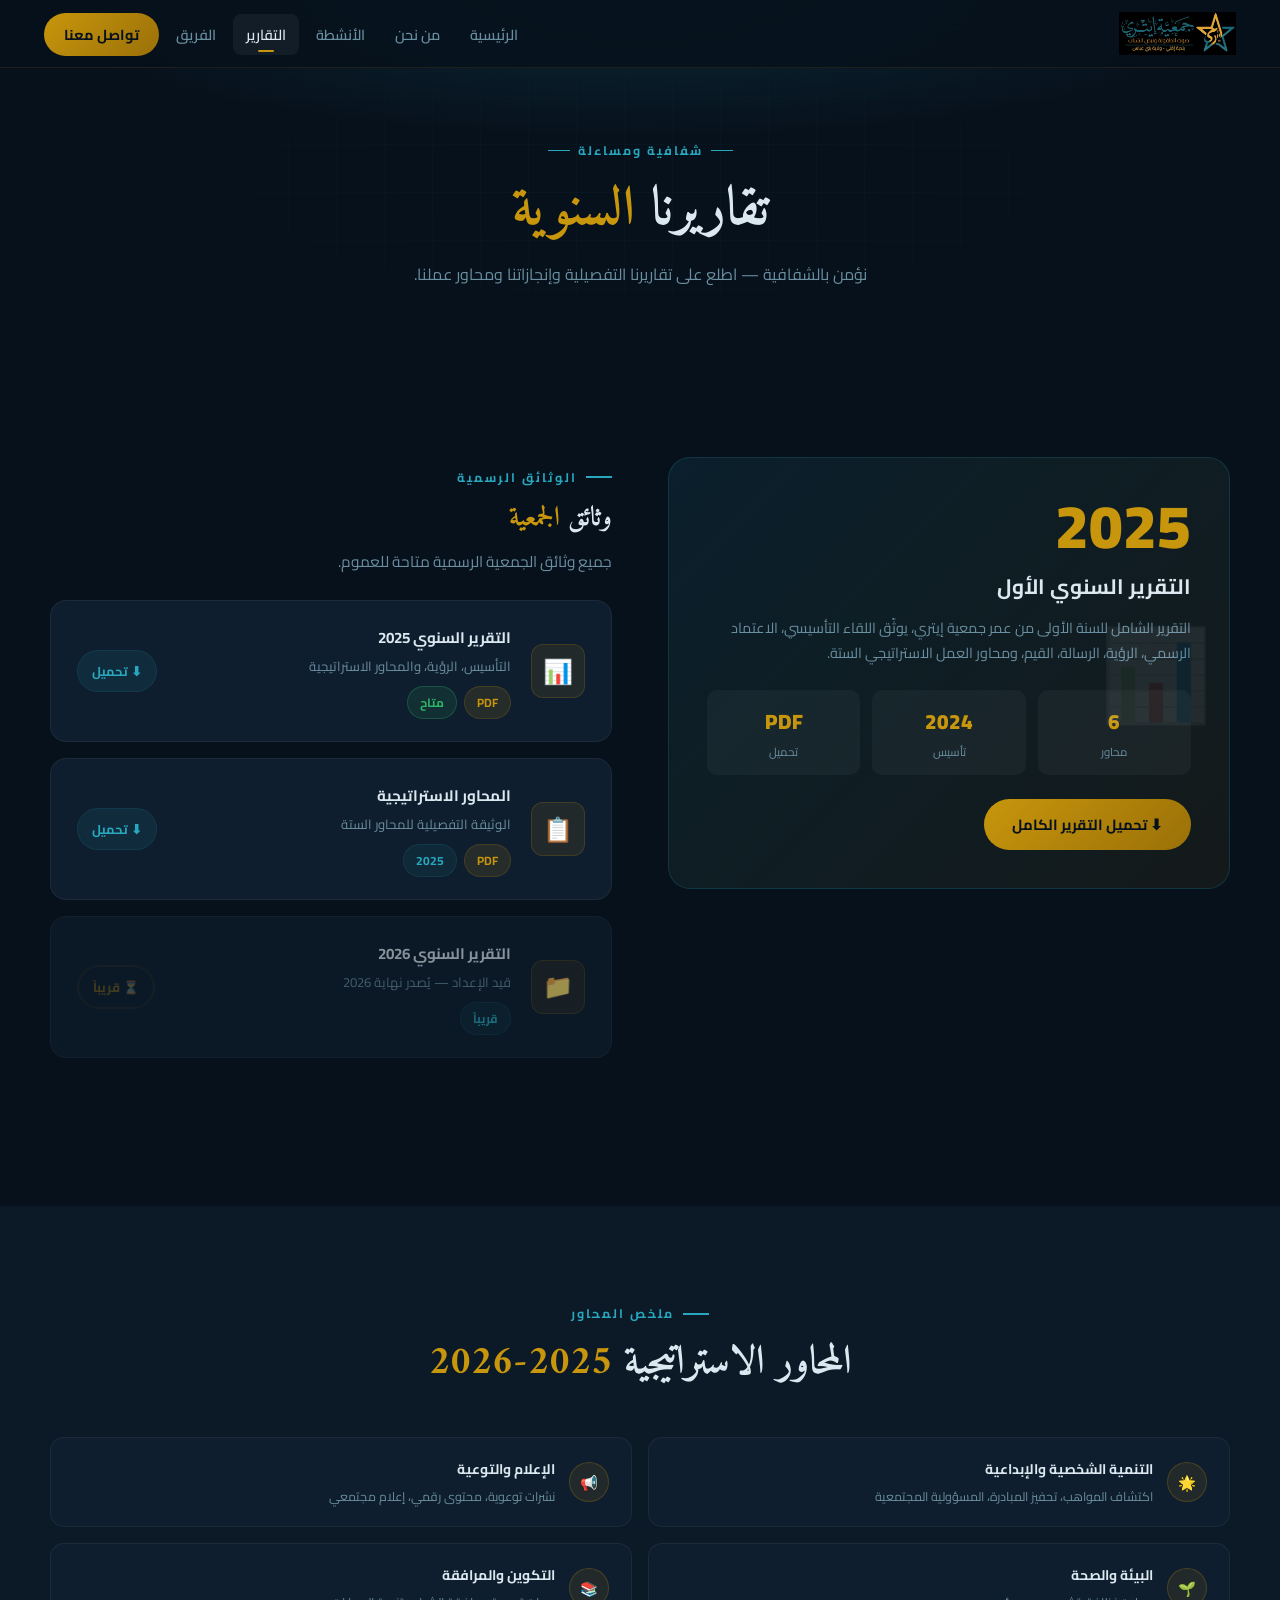
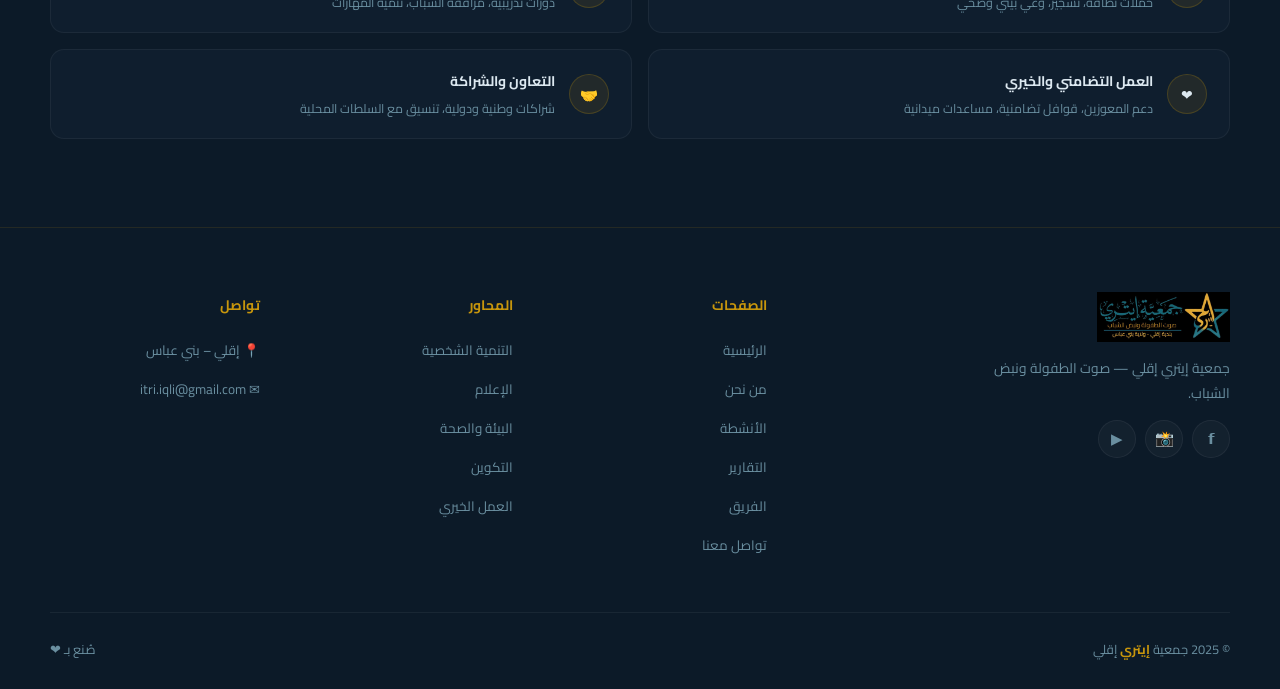
<file: reports.html>
<!DOCTYPE html><html lang="ar" dir="rtl"><head><meta charset="UTF-8"><meta name="viewport" content="width=device-width,initial-scale=1"><title>التقارير | جمعية إيتري إقلي</title><link rel="stylesheet" href="assets/css/style.css"><style>
.rh{display:grid;grid-template-columns:1fr 1fr;gap:56px;align-items:start;margin-bottom:60px;}
.r-main{background:linear-gradient(135deg,rgba(27,122,140,.14),rgba(200,150,12,.07));border:1px solid rgba(27,122,140,.28);border-radius:22px;padding:38px;position:relative;overflow:hidden;}
.r-main::before{content:'📊';position:absolute;font-size:90px;top:50%;right:18px;transform:translateY(-50%);opacity:.07;}
.r-main .yr{font-size:3.8rem;font-weight:900;color:var(--gold);line-height:1;margin-bottom:10px;}
.r-main h3{font-size:1.3rem;font-weight:700;margin-bottom:10px;}
.r-main p{color:var(--muted);font-size:.9rem;line-height:1.72;margin-bottom:24px;}
.r-stats{display:grid;grid-template-columns:repeat(3,1fr);gap:12px;margin-bottom:24px;}
.rs{text-align:center;background:rgba(255,255,255,.04);border-radius:10px;padding:12px 8px;}
.rs .n{font-size:1.3rem;font-weight:900;color:var(--gold);}
.rs .l{font-size:.72rem;color:var(--muted);}
.rep-list{display:flex;flex-direction:column;gap:16px;}
.ri{background:var(--card);border:1px solid var(--border);border-radius:16px;padding:22px 26px;display:flex;align-items:center;gap:20px;transition:all .35s;}
.ri:hover{border-color:var(--tb);transform:translateX(-3px);}
.ri-ico{width:54px;height:54px;border-radius:12px;background:rgba(200,150,12,.1);border:1px solid rgba(200,150,12,.18);display:flex;align-items:center;justify-content:center;font-size:1.5rem;flex-shrink:0;}
.ri-info{flex:1;}
.ri-info h4{font-size:.95rem;font-weight:700;margin-bottom:5px;}
.ri-info p{font-size:.82rem;color:var(--muted);line-height:1.5;}
.ri-info .tags{display:flex;gap:7px;margin-top:9px;flex-wrap:wrap;}
.ax-sum{display:grid;grid-template-columns:repeat(2,1fr);gap:16px;margin-top:48px;}
.ax-row{background:var(--card);border:1px solid var(--border);border-radius:14px;padding:18px 22px;display:flex;align-items:center;gap:14px;transition:all .3s;}
.ax-row:hover{border-color:var(--tb);}
.ax-n{width:40px;height:40px;border-radius:50%;background:rgba(200,150,12,.1);border:1px solid rgba(200,150,12,.22);display:flex;align-items:center;justify-content:center;font-size:.9rem;flex-shrink:0;}
.ax-row h4{font-size:.87rem;font-weight:700;margin-bottom:3px;}
.ax-row p{font-size:.78rem;color:var(--muted);}
@media(max-width:1024px){.rh{grid-template-columns:1fr;}.ax-sum{grid-template-columns:1fr;}}
@media(max-width:768px){.r-stats{grid-template-columns:1fr 1fr;}}
</style></head><body><nav class="nav" id="nav"><a href="index.html" class="nav-logo"><img src="[data-uri]" alt="إيتري"></a><ul class="nav-menu" id="navMenu"><li><a href="index.html">الرئيسية</a></li><li><a href="about.html">من نحن</a></li><li><a href="activities.html">الأنشطة</a></li><li><a href="reports.html">التقارير</a></li><li><a href="team.html">الفريق</a></li><li><a href="contact.html" class="nav-cta">تواصل معنا</a></li></ul><button class="burger" id="burger"><span></span><span></span><span></span></button></nav>
<div class="ph"><div class="gp"></div><div class="ph-label">شفافية ومساءلة</div><h1>تقاريرنا <em>السنوية</em></h1><p>نؤمن بالشفافية — اطلع على تقاريرنا التفصيلية وإنجازاتنا ومحاور عملنا.</p></div>

<section class="sec"><div class="wrap"><div class="rh">
  <div class="r-main r">
    <div class="yr">2025</div>
    <h3>التقرير السنوي الأول</h3>
    <p>التقرير الشامل للسنة الأولى من عمر جمعية إيتري، يوثّق اللقاء التأسيسي، الاعتماد الرسمي، الرؤية، الرسالة، القيم، ومحاور العمل الاستراتيجي الستة.</p>
    <div class="r-stats">
      <div class="rs"><div class="n">6</div><div class="l">محاور</div></div>
      <div class="rs"><div class="n">2024</div><div class="l">تأسيس</div></div>
      <div class="rs"><div class="n">PDF</div><div class="l">تحميل</div></div>
    </div>
    <a href="assets/reports/تقرير-2025.pdf" download class="btn btn-g">⬇ تحميل التقرير الكامل</a>
  </div>
  <div class="r">
    <div class="sl">الوثائق الرسمية</div>
    <h2 class="sh" style="font-size:1.7rem;">وثائق <em>الجمعية</em></h2>
    <p class="sd" style="margin-bottom:24px;">جميع وثائق الجمعية الرسمية متاحة للعموم.</p>
    <div class="rep-list">
      <div class="ri r"><div class="ri-ico">📊</div><div class="ri-info"><h4>التقرير السنوي 2025</h4><p>التأسيس، الرؤية، والمحاور الاستراتيجية</p><div class="tags"><span class="badge bdg">PDF</span><span class="badge bdn">متاح</span></div></div><a href="assets/reports/تقرير-2025.pdf" download class="btn btn-t" style="font-size:.8rem;padding:8px 14px;white-space:nowrap;">⬇ تحميل</a></div>
      <div class="ri r"><div class="ri-ico">📋</div><div class="ri-info"><h4>المحاور الاستراتيجية</h4><p>الوثيقة التفصيلية للمحاور الستة</p><div class="tags"><span class="badge bdg">PDF</span><span class="badge bdt">2025</span></div></div><a href="assets/reports/تقرير-2025.pdf" download class="btn btn-t" style="font-size:.8rem;padding:8px 14px;white-space:nowrap;">⬇ تحميل</a></div>
      <div class="ri r" style="opacity:.6;"><div class="ri-ico">📁</div><div class="ri-info"><h4>التقرير السنوي 2026</h4><p>قيد الإعداد — يُصدر نهاية 2026</p><div class="tags"><span class="badge bdt">قريباً</span></div></div><span class="btn btn-o" style="font-size:.8rem;padding:8px 14px;opacity:.5;cursor:not-allowed;white-space:nowrap;">⏳ قريباً</span></div>
    </div>
  </div>
</div></div></section>

<section class="sec sec-alt"><div class="wrap">
  <div class="r" style="text-align:center;"><div class="sl" style="justify-content:center;">ملخص المحاور</div><h2 class="sh" style="text-align:center;">المحاور الاستراتيجية <em>2025-2026</em></h2></div>
  <div class="ax-sum">
    <div class="ax-row r"><div class="ax-n">🌟</div><div><h4>التنمية الشخصية والإبداعية</h4><p>اكتشاف المواهب، تحفيز المبادرة، المسؤولية المجتمعية</p></div></div>
    <div class="ax-row r delay-1"><div class="ax-n">📢</div><div><h4>الإعلام والتوعية</h4><p>نشرات توعوية، محتوى رقمي، إعلام مجتمعي</p></div></div>
    <div class="ax-row r"><div class="ax-n">🌱</div><div><h4>البيئة والصحة</h4><p>حملات نظافة، تشجير، وعي بيئي وصحي</p></div></div>
    <div class="ax-row r delay-1"><div class="ax-n">📚</div><div><h4>التكوين والمرافقة</h4><p>دورات تدريبية، مرافقة الشباب، تنمية المهارات</p></div></div>
    <div class="ax-row r"><div class="ax-n">❤</div><div><h4>العمل التضامني والخيري</h4><p>دعم المعوزين، قوافل تضامنية، مساعدات ميدانية</p></div></div>
    <div class="ax-row r delay-1"><div class="ax-n">🤝</div><div><h4>التعاون والشراكة</h4><p>شراكات وطنية ودولية، تنسيق مع السلطات المحلية</p></div></div>
  </div>
</div></section>
<footer class="foot"><div class="foot-g"><div class="foot-brand"><img src="[data-uri]" alt="إيتري"><p>جمعية إيتري إقلي — صوت الطفولة ونبض الشباب.</p><div class="socs"><a href="#" class="soc">𝗳</a><a href="#" class="soc">📸</a><a href="#" class="soc">▶</a></div></div><div class="foot-col"><h5>الصفحات</h5><ul><li><a href="index.html">الرئيسية</a></li><li><a href="about.html">من نحن</a></li><li><a href="activities.html">الأنشطة</a></li><li><a href="reports.html">التقارير</a></li><li><a href="team.html">الفريق</a></li><li><a href="contact.html">تواصل معنا</a></li></ul></div><div class="foot-col"><h5>المحاور</h5><ul><li><a href="about.html#axes">التنمية الشخصية</a></li><li><a href="about.html#axes">الإعلام</a></li><li><a href="about.html#axes">البيئة والصحة</a></li><li><a href="about.html#axes">التكوين</a></li><li><a href="about.html#axes">العمل الخيري</a></li></ul></div><div class="foot-col"><h5>تواصل</h5><ul><li><a href="#">📍 إقلي – بني عباس</a></li><li><a href="mailto:itri.iqli@gmail.com">✉ itri.iqli@gmail.com</a></li></ul></div></div><div class="foot-bottom"><span>© 2025 جمعية <b>إيتري</b> إقلي</span><span>صُنع بـ ❤</span></div></footer><script src="assets/js/app.js"></script></body></html>
</file>
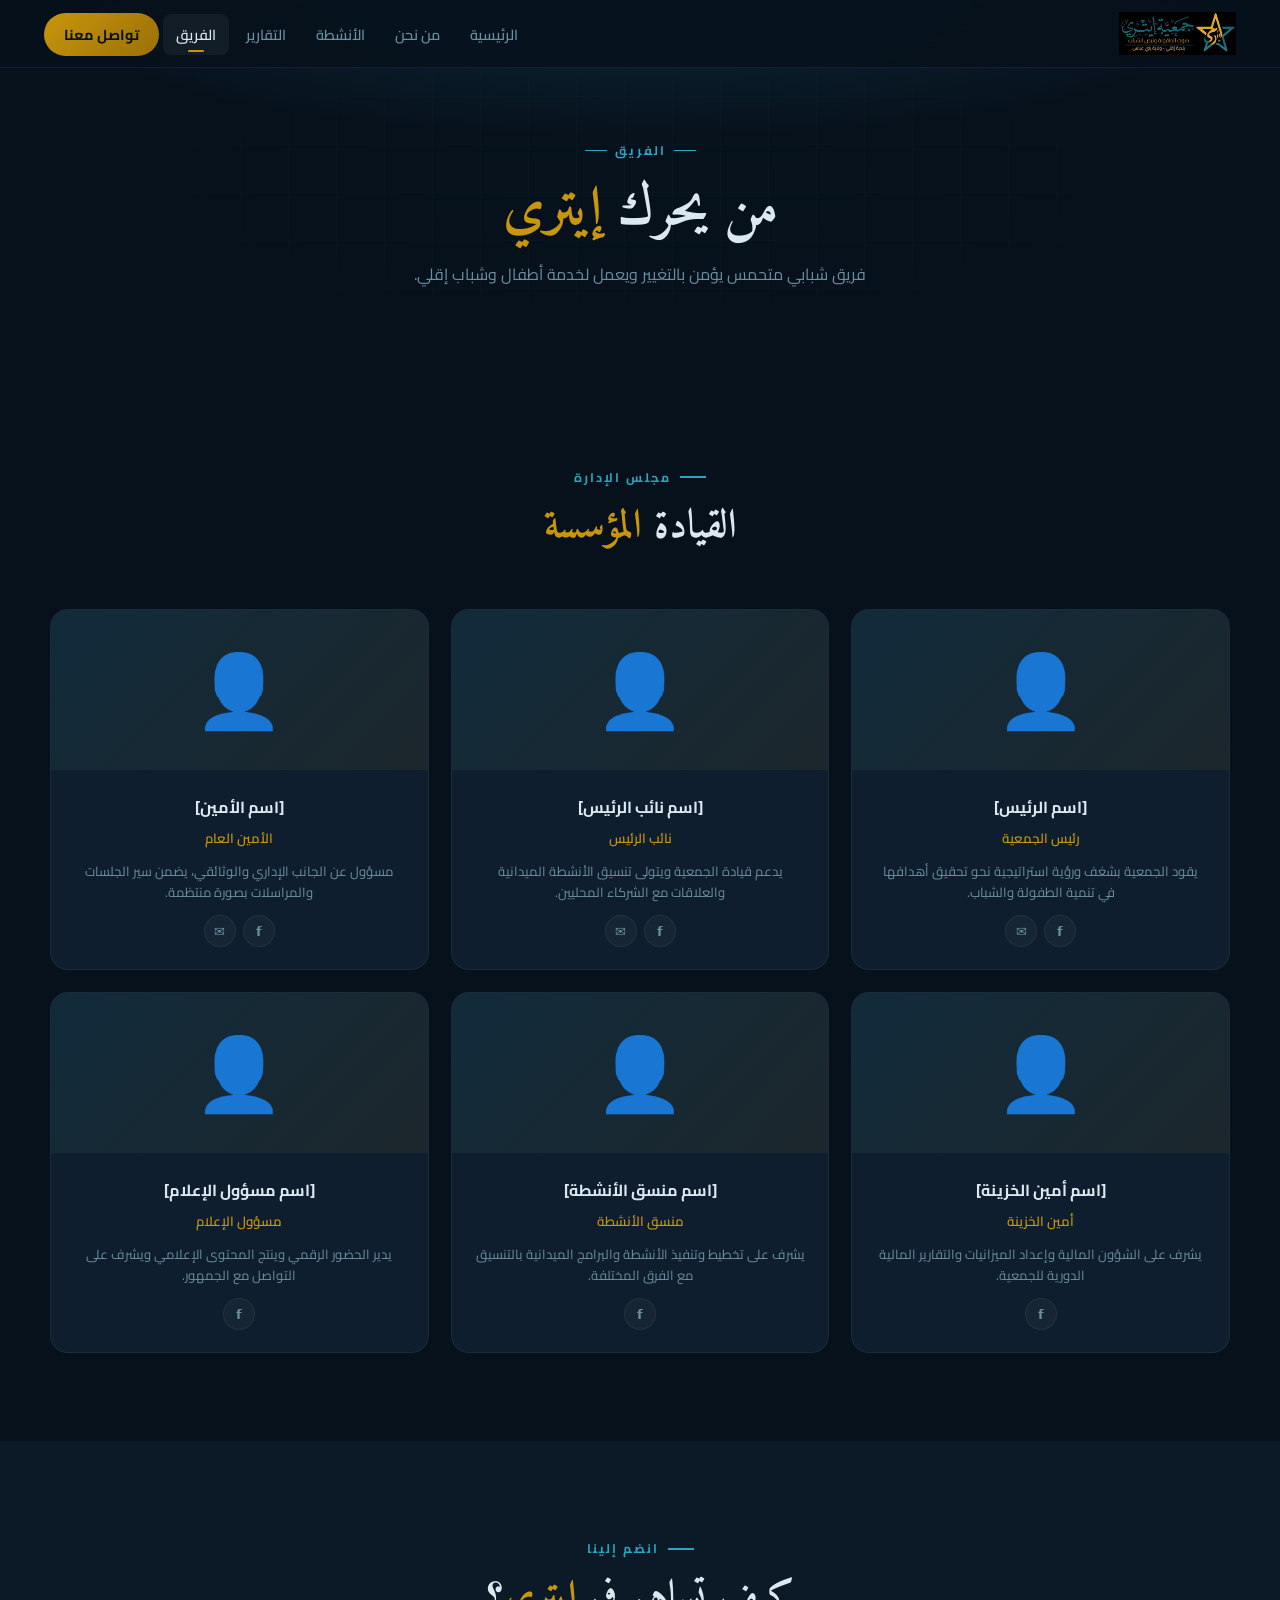
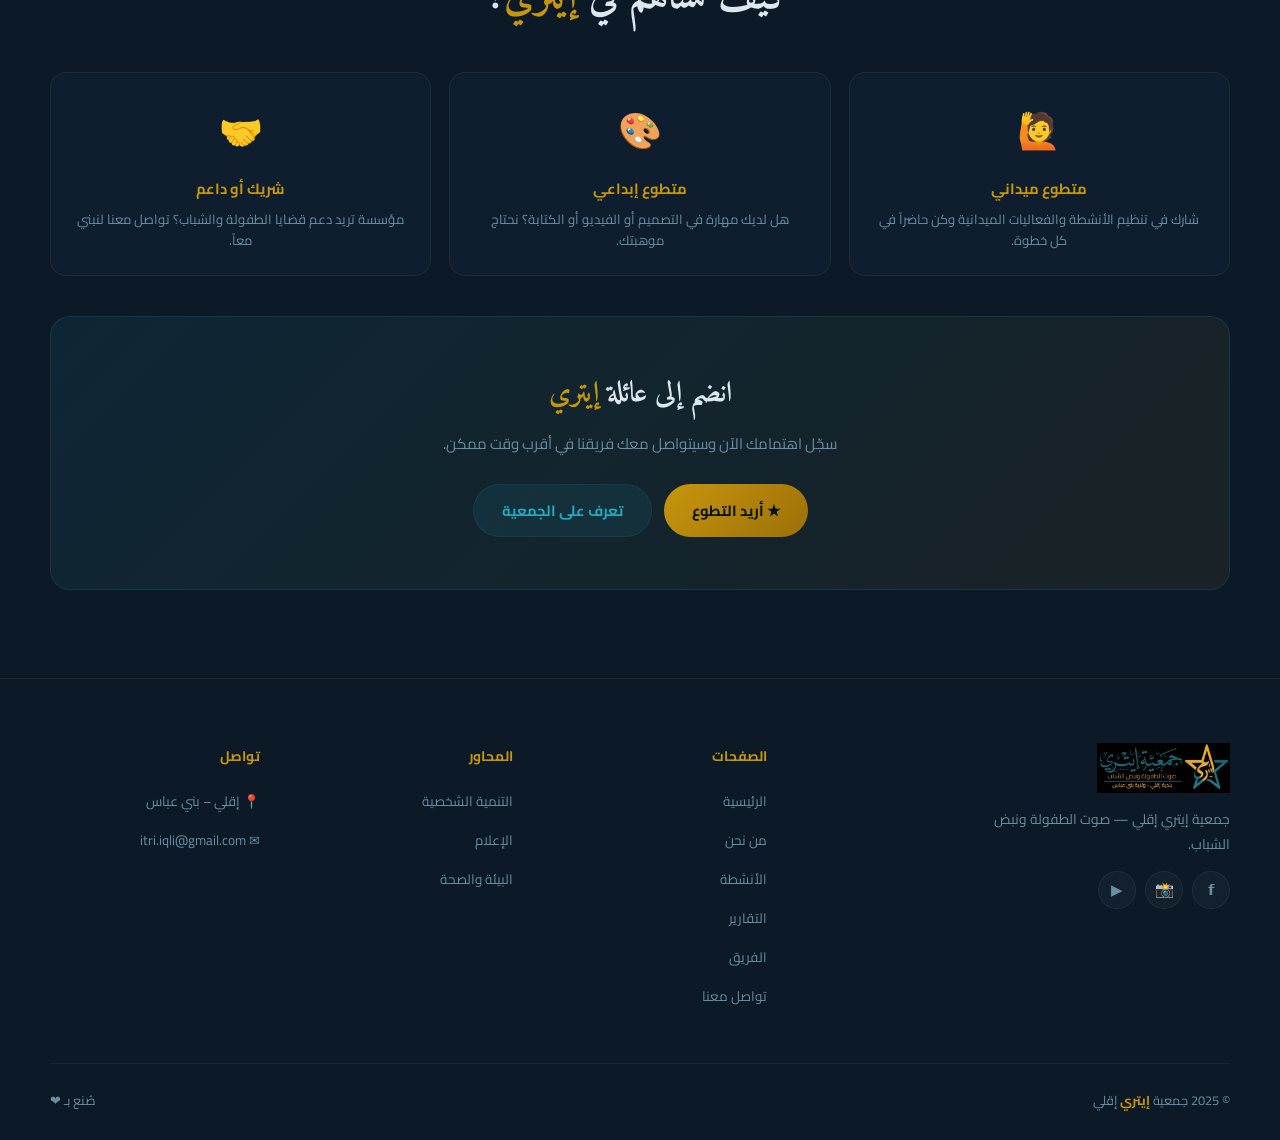
<file: team.html>
<!DOCTYPE html><html lang="ar" dir="rtl"><head><meta charset="UTF-8"><meta name="viewport" content="width=device-width,initial-scale=1"><title>الفريق | جمعية إيتري إقلي</title><link rel="stylesheet" href="assets/css/style.css"><style>
.tg{display:grid;grid-template-columns:repeat(3,1fr);gap:22px;margin-top:56px;}
.tc{border-radius:18px;overflow:hidden;background:var(--card);border:1px solid var(--border);transition:all .4s;text-align:center;}
.tc:hover{border-color:var(--tb);transform:translateY(-5px);box-shadow:0 20px 50px rgba(0,0,0,.32);}
.tc-ava{height:160px;display:flex;align-items:center;justify-content:center;font-size:4.5rem;background:linear-gradient(135deg,rgba(27,122,140,.14),rgba(200,150,12,.07));}
.tc-body{padding:22px;}
.tc-body h3{font-size:1rem;font-weight:700;margin-bottom:4px;}
.tc-role{color:var(--gold);font-size:.83rem;font-weight:600;margin-bottom:10px;}
.tc-body p{color:var(--muted);font-size:.82rem;line-height:1.6;}
.tc-soc{display:flex;justify-content:center;gap:7px;margin-top:12px;}
.vol-g{display:grid;grid-template-columns:repeat(3,1fr);gap:18px;margin-top:48px;}
.vc{background:var(--card);border:1px solid var(--border);border-radius:16px;padding:24px;text-align:center;transition:all .3s;}
.vc:hover{border-color:var(--tb);transform:translateY(-4px);}
.vc .vi{font-size:2.2rem;margin-bottom:12px;}
.vc h4{font-size:.92rem;font-weight:700;color:var(--gold);margin-bottom:7px;}
.vc p{font-size:.82rem;color:var(--muted);line-height:1.6;}
.join-b{background:linear-gradient(135deg,rgba(27,122,140,.13),rgba(200,150,12,.07));border:1px solid rgba(27,122,140,.22);border-radius:20px;padding:52px;text-align:center;}
.join-b h3{font-family:'Amiri',serif;font-size:1.8rem;margin-bottom:10px;}
.join-b h3 em{font-style:normal;color:var(--gold);}
.join-b p{color:var(--muted);font-size:.94rem;margin-bottom:26px;max-width:440px;margin-left:auto;margin-right:auto;}
@media(max-width:1024px){.tg{grid-template-columns:1fr 1fr;}.vol-g{grid-template-columns:1fr 1fr;}}
@media(max-width:768px){.tg{grid-template-columns:1fr;}.vol-g{grid-template-columns:1fr;}.join-b{padding:36px 22px;}}
</style></head><body><nav class="nav" id="nav"><a href="index.html" class="nav-logo"><img src="[data-uri]" alt="إيتري"></a><ul class="nav-menu" id="navMenu"><li><a href="index.html">الرئيسية</a></li><li><a href="about.html">من نحن</a></li><li><a href="activities.html">الأنشطة</a></li><li><a href="reports.html">التقارير</a></li><li><a href="team.html">الفريق</a></li><li><a href="contact.html" class="nav-cta">تواصل معنا</a></li></ul><button class="burger" id="burger"><span></span><span></span><span></span></button></nav>
<div class="ph"><div class="gp"></div><div class="ph-label">الفريق</div><h1>من يحرك <em>إيتري</em></h1><p>فريق شبابي متحمس يؤمن بالتغيير ويعمل لخدمة أطفال وشباب إقلي.</p></div>

<section class="sec"><div class="wrap">
  <div class="r" style="text-align:center;"><div class="sl" style="justify-content:center;">مجلس الإدارة</div><h2 class="sh" style="text-align:center;">القيادة <em>المؤسسة</em></h2></div>
  <div class="tg">
    <div class="tc r"><div class="tc-ava">👤</div><div class="tc-body"><h3>[اسم الرئيس]</h3><div class="tc-role">رئيس الجمعية</div><p>يقود الجمعية بشغف ورؤية استراتيجية نحو تحقيق أهدافها في تنمية الطفولة والشباب.</p><div class="tc-soc"><a href="#" class="soc" style="width:32px;height:32px;font-size:.82rem;">𝗳</a><a href="#" class="soc" style="width:32px;height:32px;font-size:.82rem;">✉</a></div></div></div>
    <div class="tc r delay-1"><div class="tc-ava">👤</div><div class="tc-body"><h3>[اسم نائب الرئيس]</h3><div class="tc-role">نائب الرئيس</div><p>يدعم قيادة الجمعية ويتولى تنسيق الأنشطة الميدانية والعلاقات مع الشركاء المحليين.</p><div class="tc-soc"><a href="#" class="soc" style="width:32px;height:32px;font-size:.82rem;">𝗳</a><a href="#" class="soc" style="width:32px;height:32px;font-size:.82rem;">✉</a></div></div></div>
    <div class="tc r delay-2"><div class="tc-ava">👤</div><div class="tc-body"><h3>[اسم الأمين]</h3><div class="tc-role">الأمين العام</div><p>مسؤول عن الجانب الإداري والوثائقي، يضمن سير الجلسات والمراسلات بصورة منتظمة.</p><div class="tc-soc"><a href="#" class="soc" style="width:32px;height:32px;font-size:.82rem;">𝗳</a><a href="#" class="soc" style="width:32px;height:32px;font-size:.82rem;">✉</a></div></div></div>
    <div class="tc r"><div class="tc-ava">👤</div><div class="tc-body"><h3>[اسم أمين الخزينة]</h3><div class="tc-role">أمين الخزينة</div><p>يشرف على الشؤون المالية وإعداد الميزانيات والتقارير المالية الدورية للجمعية.</p><div class="tc-soc"><a href="#" class="soc" style="width:32px;height:32px;font-size:.82rem;">𝗳</a></div></div></div>
    <div class="tc r delay-1"><div class="tc-ava">👤</div><div class="tc-body"><h3>[اسم منسق الأنشطة]</h3><div class="tc-role">منسق الأنشطة</div><p>يشرف على تخطيط وتنفيذ الأنشطة والبرامج الميدانية بالتنسيق مع الفرق المختلفة.</p><div class="tc-soc"><a href="#" class="soc" style="width:32px;height:32px;font-size:.82rem;">𝗳</a></div></div></div>
    <div class="tc r delay-2"><div class="tc-ava">👤</div><div class="tc-body"><h3>[اسم مسؤول الإعلام]</h3><div class="tc-role">مسؤول الإعلام</div><p>يدير الحضور الرقمي وينتج المحتوى الإعلامي ويشرف على التواصل مع الجمهور.</p><div class="tc-soc"><a href="#" class="soc" style="width:32px;height:32px;font-size:.82rem;">𝗳</a></div></div></div>
  </div>
</div></section>

<section class="sec sec-alt"><div class="wrap">
  <div class="r" style="text-align:center;"><div class="sl" style="justify-content:center;">انضم إلينا</div><h2 class="sh" style="text-align:center;">كيف تساهم في <em>إيتري</em>؟</h2></div>
  <div class="vol-g">
    <div class="vc r"><div class="vi">🙋</div><h4>متطوع ميداني</h4><p>شارك في تنظيم الأنشطة والفعاليات الميدانية وكن حاضراً في كل خطوة.</p></div>
    <div class="vc r delay-1"><div class="vi">🎨</div><h4>متطوع إبداعي</h4><p>هل لديك مهارة في التصميم أو الفيديو أو الكتابة؟ نحتاج موهبتك.</p></div>
    <div class="vc r delay-2"><div class="vi">🤝</div><h4>شريك أو داعم</h4><p>مؤسسة تريد دعم قضايا الطفولة والشباب؟ تواصل معنا لنبني معاً.</p></div>
  </div>
  <div class="join-b r" style="margin-top:40px;">
    <h3>انضم إلى عائلة <em>إيتري</em></h3>
    <p>سجّل اهتمامك الآن وسيتواصل معك فريقنا في أقرب وقت ممكن.</p>
    <div style="display:flex;gap:12px;justify-content:center;flex-wrap:wrap;">
      <a href="contact.html" class="btn btn-g">★ أريد التطوع</a>
      <a href="about.html" class="btn btn-t">تعرف على الجمعية</a>
    </div>
  </div>
</div></section>
<footer class="foot"><div class="foot-g"><div class="foot-brand"><img src="[data-uri]" alt="إيتري"><p>جمعية إيتري إقلي — صوت الطفولة ونبض الشباب.</p><div class="socs"><a href="#" class="soc">𝗳</a><a href="#" class="soc">📸</a><a href="#" class="soc">▶</a></div></div><div class="foot-col"><h5>الصفحات</h5><ul><li><a href="index.html">الرئيسية</a></li><li><a href="about.html">من نحن</a></li><li><a href="activities.html">الأنشطة</a></li><li><a href="reports.html">التقارير</a></li><li><a href="team.html">الفريق</a></li><li><a href="contact.html">تواصل معنا</a></li></ul></div><div class="foot-col"><h5>المحاور</h5><ul><li><a href="about.html#axes">التنمية الشخصية</a></li><li><a href="about.html#axes">الإعلام</a></li><li><a href="about.html#axes">البيئة والصحة</a></li></ul></div><div class="foot-col"><h5>تواصل</h5><ul><li><a href="#">📍 إقلي – بني عباس</a></li><li><a href="mailto:itri.iqli@gmail.com">✉ itri.iqli@gmail.com</a></li></ul></div></div><div class="foot-bottom"><span>© 2025 جمعية <b>إيتري</b> إقلي</span><span>صُنع بـ ❤</span></div></footer><script src="assets/js/app.js"></script></body></html>
</file>
<file: assets/css/style.css>
@import url('https://fonts.googleapis.com/css2?family=Cairo:wght@300;400;600;700;900&family=Amiri:wght@400;700&display=swap');

/* ═══════════════════════════════════════
   ROOT & RESET
═══════════════════════════════════════ */
:root {
  --gold: #C8960C;
  --gold-l: #E8B020;
  --gold-d: #9A7008;
  --teal: #1B7A8C;
  --teal-l: #28A8BF;
  --teal-d: #0E5060;
  --dark:  #07111C;
  --dark2: #0C1A28;
  --dark3: #112030;
  --card:  #0F1E2E;
  --text:  #DCE8F0;
  --muted: #6A8FA0;
  --border: rgba(255,255,255,0.055);
  --gb: rgba(200,150,12,0.18);
  --tb: rgba(27,122,140,0.2);
}
*{margin:0;padding:0;box-sizing:border-box;}
html{scroll-behavior:smooth;}
body{font-family:'Cairo',sans-serif;background:var(--dark);color:var(--text);direction:rtl;overflow-x:hidden;}
a{text-decoration:none;color:inherit;}
img{display:block;max-width:100%;}
button{cursor:pointer;font-family:'Cairo',sans-serif;}
::-webkit-scrollbar{width:5px;}
::-webkit-scrollbar-track{background:var(--dark2);}
::-webkit-scrollbar-thumb{background:var(--teal);border-radius:3px;}

/* ═══════════════════════════════════════
   NAVIGATION
═══════════════════════════════════════ */
.nav{
  position:fixed;top:0;left:0;right:0;z-index:9999;
  height:68px;padding:0 44px;
  display:flex;align-items:center;justify-content:space-between;
  background:rgba(7,17,28,0.85);
  backdrop-filter:blur(22px);
  border-bottom:1px solid rgba(200,150,12,0.12);
  transition:background .3s,box-shadow .3s;
}
.nav.solid{background:rgba(7,17,28,0.97);box-shadow:0 4px 40px rgba(0,0,0,.5);}
.nav-logo img{height:44px;object-fit:contain;}
.nav-menu{display:flex;list-style:none;gap:4px;align-items:center;}
.nav-menu a{
  color:var(--muted);font-size:.9rem;font-weight:600;
  padding:7px 13px;border-radius:8px;
  transition:all .25s;position:relative;
}
.nav-menu a:hover,.nav-menu a.active{color:var(--text);background:rgba(255,255,255,.05);}
.nav-menu a.active::after{
  content:'';position:absolute;bottom:3px;left:50%;transform:translateX(-50%);
  width:16px;height:2px;background:var(--gold);border-radius:2px;
}
.nav-cta{
  background:linear-gradient(135deg,var(--gold),var(--gold-d))!important;
  color:var(--dark)!important;border-radius:50px!important;
  padding:8px 20px!important;font-weight:700!important;
}
.nav-cta:hover{box-shadow:0 6px 22px rgba(200,150,12,.4);transform:translateY(-1px);}
.nav-cta.active::after{display:none!important;}
.burger{display:none;flex-direction:column;gap:5px;background:none;border:none;padding:5px;}
.burger span{display:block;width:22px;height:2px;background:var(--gold);border-radius:2px;transition:.3s;}

/* ═══════════════════════════════════════
   PAGE HERO BANNER
═══════════════════════════════════════ */
.ph{
  padding:130px 44px 80px;text-align:center;
  position:relative;overflow:hidden;
}
.ph::before{
  content:'';position:absolute;inset:0;
  background:radial-gradient(ellipse 70% 55% at 50% 0%,rgba(27,122,140,.22) 0%,transparent 68%);
}
.ph-label{
  display:inline-flex;align-items:center;gap:8px;
  color:var(--teal-l);font-size:.78rem;font-weight:700;
  letter-spacing:2px;text-transform:uppercase;margin-bottom:14px;
}
.ph-label::before,.ph-label::after{content:'';width:22px;height:1px;background:var(--teal-l);}
.ph h1{font-family:'Amiri',serif;font-size:clamp(1.9rem,5vw,3.4rem);font-weight:700;line-height:1.28;position:relative;}
.ph h1 em{font-style:normal;color:var(--gold);}
.ph p{color:var(--muted);font-size:1rem;line-height:1.85;max-width:580px;margin:14px auto 0;position:relative;}

/* ═══════════════════════════════════════
   SHARED SECTION + CONTAINERS
═══════════════════════════════════════ */
.sec{padding:88px 44px;}
.sec-alt{background:var(--dark2);}
.wrap{max-width:1180px;margin:0 auto;}
.sl{display:inline-flex;align-items:center;gap:9px;color:var(--teal-l);font-size:.78rem;font-weight:700;letter-spacing:2px;text-transform:uppercase;margin-bottom:12px;}
.sl::before{content:'';width:26px;height:2px;background:var(--teal-l);}
.sh{font-family:'Amiri',serif;font-size:clamp(1.6rem,3.5vw,2.5rem);font-weight:700;line-height:1.3;margin-bottom:12px;}
.sh em{font-style:normal;color:var(--gold);}
.sd{color:var(--muted);font-size:.96rem;line-height:1.85;max-width:560px;}

/* ═══════════════════════════════════════
   BUTTONS
═══════════════════════════════════════ */
.btn{display:inline-flex;align-items:center;gap:7px;padding:12px 28px;border-radius:50px;font-size:.92rem;font-weight:700;border:none;transition:all .3s;cursor:pointer;}
.btn-g{background:linear-gradient(135deg,var(--gold),var(--gold-d));color:var(--dark);}
.btn-g:hover{transform:translateY(-3px);box-shadow:0 12px 32px rgba(200,150,12,.38);}
.btn-t{background:rgba(27,122,140,.15);border:1px solid var(--tb);color:var(--teal-l);}
.btn-t:hover{background:rgba(27,122,140,.28);transform:translateY(-2px);}
.btn-o{background:transparent;border:2px solid var(--gb);color:var(--gold);}
.btn-o:hover{border-color:var(--gold);background:rgba(200,150,12,.07);}

/* ═══════════════════════════════════════
   BADGES
═══════════════════════════════════════ */
.badge{display:inline-flex;align-items:center;gap:5px;padding:4px 12px;border-radius:50px;font-size:.75rem;font-weight:700;}
.bdg{background:rgba(200,150,12,.12);border:1px solid var(--gb);color:var(--gold);}
.bdt{background:rgba(27,122,140,.12);border:1px solid var(--tb);color:var(--teal-l);}
.bdn{background:rgba(46,180,100,.12);border:1px solid rgba(46,180,100,.28);color:#2EB464;}

/* ═══════════════════════════════════════
   GRID PATTERN OVERLAY
═══════════════════════════════════════ */
.gp{
  position:absolute;inset:0;pointer-events:none;
  background-image:linear-gradient(rgba(27,122,140,.05) 1px,transparent 1px),
                   linear-gradient(90deg,rgba(27,122,140,.05) 1px,transparent 1px);
  background-size:48px 48px;
  mask-image:radial-gradient(ellipse at center,black 10%,transparent 75%);
}

/* ═══════════════════════════════════════
   SCROLL REVEAL
═══════════════════════════════════════ */
.r{opacity:0;transform:translateY(26px);transition:opacity .65s ease,transform .65s ease;}
.r.in{opacity:1;transform:none;}
.r.delay-1{transition-delay:.1s;}
.r.delay-2{transition-delay:.2s;}
.r.delay-3{transition-delay:.3s;}

/* ═══════════════════════════════════════
   FOOTER
═══════════════════════════════════════ */
.foot{background:var(--dark2);border-top:1px solid rgba(200,150,12,.12);padding:64px 44px 28px;}
.foot-g{max-width:1180px;margin:0 auto;display:grid;grid-template-columns:2fr 1fr 1fr 1fr;gap:44px;padding-bottom:44px;border-bottom:1px solid var(--border);}
.foot-brand img{height:50px;margin-bottom:14px;}
.foot-brand p{color:var(--muted);font-size:.86rem;line-height:1.8;max-width:260px;}
.foot-col h5{color:var(--gold);font-size:.86rem;font-weight:700;margin-bottom:16px;}
.foot-col ul{list-style:none;}
.foot-col ul li{margin-bottom:9px;}
.foot-col ul li a{color:var(--muted);font-size:.84rem;transition:color .25s;}
.foot-col ul li a:hover{color:var(--gold);}
.foot-bottom{max-width:1180px;margin:24px auto 0;display:flex;justify-content:space-between;color:var(--muted);font-size:.8rem;}
.foot-bottom b{color:var(--gold);}
.socs{display:flex;gap:9px;margin-top:14px;}
.soc{width:38px;height:38px;border-radius:50%;border:1px solid var(--border);background:rgba(255,255,255,.03);display:flex;align-items:center;justify-content:center;font-size:.95rem;color:var(--muted);transition:all .3s;}
.soc:hover{border-color:var(--teal-l);color:var(--teal-l);transform:translateY(-3px);}

/* ═══════════════════════════════════════
   RESPONSIVE
═══════════════════════════════════════ */
@media(max-width:1024px){
  .foot-g{grid-template-columns:1fr 1fr;}
}
@media(max-width:768px){
  .nav{padding:0 18px;}
  .nav-menu{display:none;position:fixed;top:68px;left:0;right:0;background:rgba(7,17,28,.97);flex-direction:column;padding:26px 20px;gap:6px;border-bottom:1px solid var(--gb);}
  .nav-menu.open{display:flex;}
  .burger{display:flex;}
  .ph{padding:115px 22px 60px;}
  .sec{padding:66px 22px;}
  .foot{padding:50px 22px 24px;}
  .foot-g{grid-template-columns:1fr;gap:28px;}
  .foot-bottom{flex-direction:column;gap:6px;text-align:center;}
}
</file>
